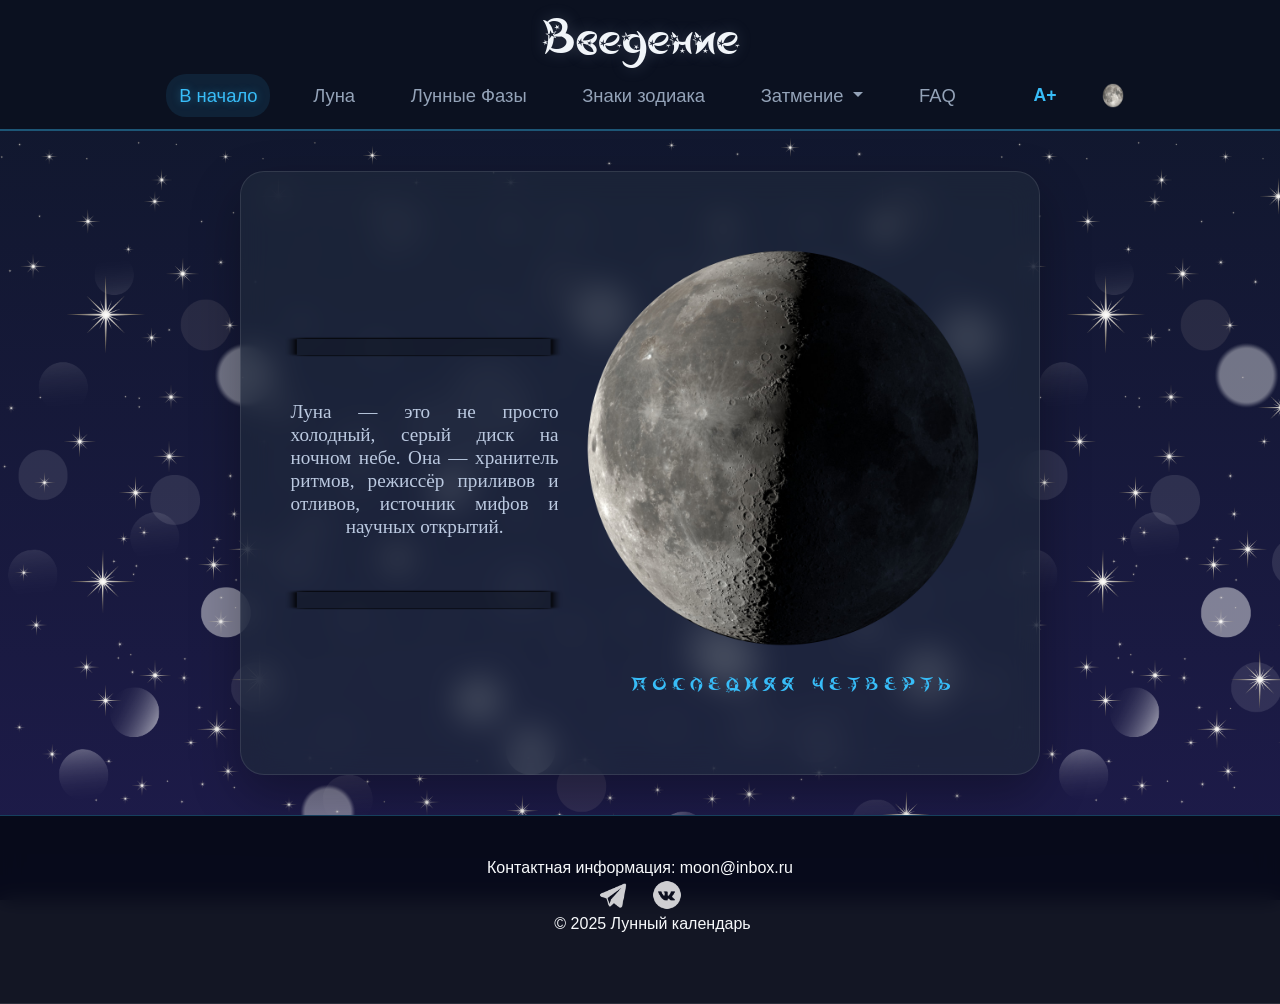
<file: index.html>
<!DOCTYPE html>
<html lang="ru">

<head>
  <meta charset="UTF-8" />
  <title>Влияние луны</title>
  <meta name="description" content="Влияние луны" />
  <meta name="keywords" content="фаза, луна, лунные фазы" />
  <meta name="viewport"
    content="width=device-width, initial-scale=1.0, minimum-scale=0.5, maximum-scale=2.0 user-scalable=yes">
  <link rel="stylesheet" href="bootstrap/css/bootstrap.min.css">
  <link rel="stylesheet" href="css/style.css" />
  <link rel="stylesheet" href="css/mobile.css" media="screen and (max-width: 600px) and (orientation: portrait)" />
  <link rel="stylesheet" href="css/mobileLand.css"
    media="screen and (max-width: 1000px) and (orientation: landscape)" />
  <link rel="stylesheet" href="css/tablet.css" media="screen and (min-width: 601px) and (max-width: 950px) " />
  <link rel="stylesheet" href="css/laptop.css" media="screen and (min-width: 951px) and (max-width: 1400px)" />
  <link rel="stylesheet" href="css/large.css" media="screen and (min-width: 1600px)" />
  <link rel="shortcut icon" href="pages/favicon.ico" />
</head>

<body>
  <nav class="navbar navbar-expand-lg navbar-dark sticky-top">
    <div class="container">
      <h1>Введение</h1>
      <button class="navbar-toggler" type="button" data-bs-toggle="collapse" data-bs-target="#navbarNav">
        <span class="navbar-toggler-icon"></span>
      </button>

      <div class="collapse navbar-collapse" id="navbarNav">
        <ul class="navbar-nav ms-auto align-items-center">
          <li class="nav-item"><a class="nav-link active" href="pages/index.html">В начало</a></li>
          <li class="nav-item"><a class="nav-link" href="pages/page1.html">Луна</a></li>
          <li class="nav-item"><a class="nav-link" href="pages/page2.html">Лунные Фазы</a></li>
          <li class="nav-item"><a class="nav-link" href="pages/page3.html">Знаки зодиака</a></li>
          <li class="nav-item dropdown">
            <a class="nav-link dropdown-toggle" href="#" id="eclipseDrop" role="button"
              data-bs-toggle="dropdown">
              Затмение
            </a>
            <ul class="dropdown-menu">
              <li><a class="dropdown-item" href="pages/page4.html">Лунное
                  затмение</a></li>
              <li><a class="dropdown-item" href="pages/page5.html">Солнечное
                  затмение</a></li>
            </ul>
          </li>

          <li class="nav-item"><a class="nav-link" href="pages/page6.html">FAQ</a></li>

          <div class="theme-controls">
            <button id="font-toggle" class="theme-btn" onclick="toggleAccessibility()">
              <span style="font-size: 1.1em; font-weight: bold; color: #38bdf8;">A+</span>
            </button>
            <button id="theme-toggle" class="theme-btn">
              <img id="theme-icon" src="media/полнолуние.png" alt="Тема" style="width:22px;">
            </button>
          </div>
        </ul>
      </div>
    </div>
  </nav>

  <div class="mainContainer column">
    <main>
      <div class="rowColumns">
        <aside class="sidebarLeft column">
          <img class="g" src="media/button.png" alt="подробнее" />
          <h6>Луна — это не просто холодный, серый диск на ночном небе.
            Она — хранитель ритмов, режиссёр приливов и отливов,
            источник мифов и научных открытий.</h6>
          <img class="g" src="media/button.png" alt="подробнее" />
        </aside>

        <aside class="sidebarRight column">
          <div class="current-moon-block">
            <img id="moonPhaseImg" src="media/полнолуние.png" alt="Луна">
            <h3 id="moonPhaseName">Загрузка фазы...</h3>
          </div>
        </aside>
      </div>
    </main>
  </div>
  <footer id="footer">
    <div class="footer-text">
      Контактная информация: moon@inbox.ru
    </div>
    <div class="footer-text">
      <a href="https://t.me/sayonaraf"><img src="media/tg.png" alt="Telegram"></a>
      <a href="https://vk.com/sayonaraf"><img src="media/vk.png" alt="VK"></a>
    </div>
    <p class="footer-text">&copy; 2025 Лунный календарь</p>
  </footer>
  <script src="js/main.js"></script>
  <script src="bootstrap/js/bootstrap.bundle.min.js"></script>
  <script src="js/moon.js"></script>
  <script src="js/theme.js"></script>
</body>

</html>
</file>
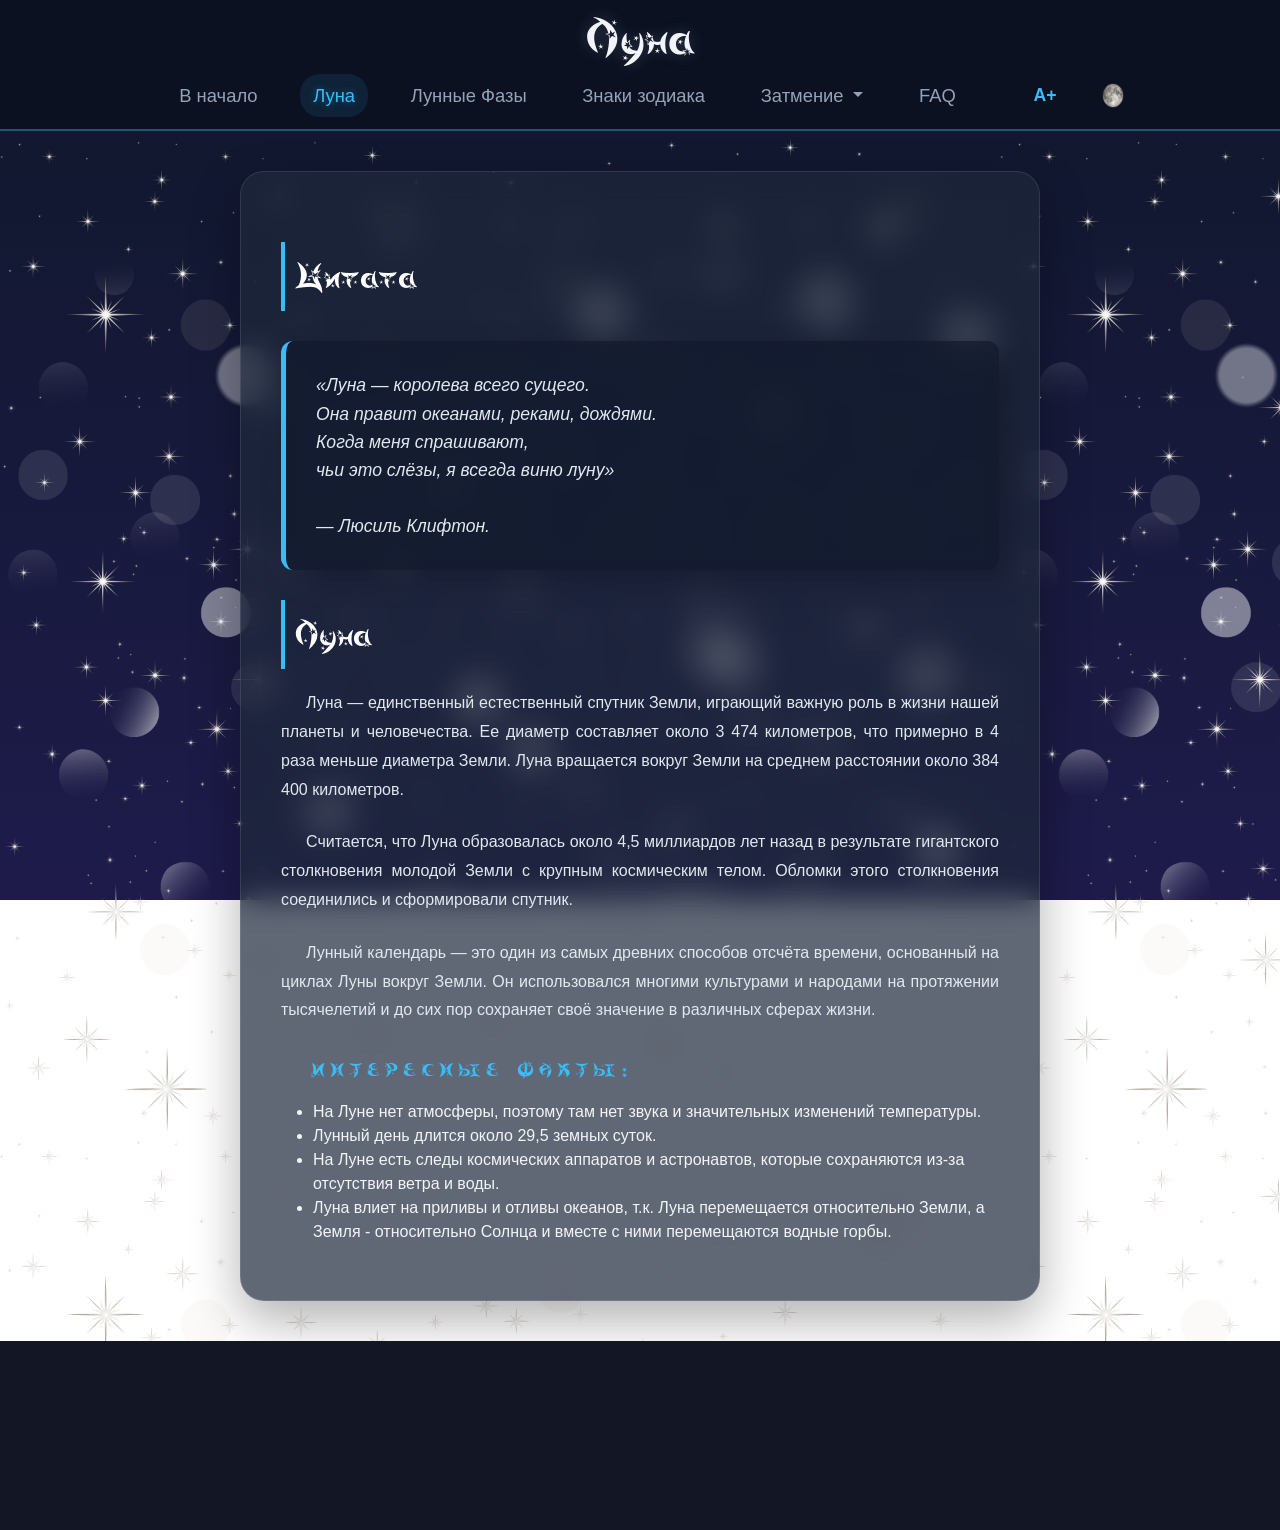
<file: pages/page1.html>
<!DOCTYPE html>
<html lang="ru">

<head>
  <meta charset="UTF-8" />
  <meta name="viewport" content="width=device-width, initial-scale=1.0">
  <meta name="description" content="Лунный календарь - фазы и влияние" />
  <link rel="stylesheet" href="../bootstrap/css/bootstrap.min.css">
  <link rel="stylesheet" href="../css/style.css" />
  <link rel="stylesheet" href="../css/mobile.css" media="screen and (max-width: 600px) and (orientation: portrait)" />
  <link rel="stylesheet" href="../css/mobileLand.css"
    media="screen and (max-width: 1000px) and (orientation: landscape)" />
  <link rel="stylesheet" href="../css/tablet.css" media="screen and (min-width: 601px) and (max-width: 950px)" />
  <link rel="stylesheet" href="../css/laptop.css" media="screen and (min-width: 951px) and (max-width: 1400px)" />
  <link rel="stylesheet" href="../css/large.css" media="screen and (min-width: 1600px)" />
  <link rel="shortcut icon" href="favicon.ico" />
  <title>Лунный календарь</title>
</head>

<body>
  <nav class="navbar navbar-expand-lg navbar-dark sticky-top">
    <div class="container">
      <h1>Луна</h1>
      <button class="navbar-toggler" type="button" data-bs-toggle="collapse" data-bs-target="#navbarNav">
        <span class="navbar-toggler-icon"></span>
      </button>

      <div class="collapse navbar-collapse" id="navbarNav">
        <ul class="navbar-nav ms-auto align-items-center">
          <li class="nav-item"><a class="nav-link" href="../index.html">В начало</a></li>
          <li class="nav-item"><a class="nav-link active" href="page1.html">Луна</a></li>
          <li class="nav-item"><a class="nav-link" href="page2.html">Лунные Фазы</a></li>
          <li class="nav-item"><a class="nav-link" href="page3.html">Знаки зодиака</a></li>
          <li class="nav-item dropdown">
            <a class="nav-link dropdown-toggle" href="#" id="eclipseDrop" role="button"
              data-bs-toggle="dropdown">
              Затмение
            </a>
            <ul class="dropdown-menu">
              <li><a class="dropdown-item" href="page4.html">Лунное
                  затмение</a></li>
              <li><a class="dropdown-item" href="page5.html">Солнечное
                  затмение</a></li>
            </ul>
          </li>

          <li class="nav-item"><a class="nav-link" href="page6.html">FAQ</a></li>
          <div class="theme-controls">
            <button id="font-toggle" class="theme-btn" onclick="toggleAccessibility()">
              <span style="font-size: 1.1em; font-weight: bold; color: #38bdf8;">A+</span>
            </button>
            <button id="theme-toggle" class="theme-btn">
              <img id="theme-icon" src="../media/полнолуние.png" alt="Тема" style="width:22px;">
            </button>
          </div>
        </ul>
      </div>
    </div>
  </nav>


  <div class="mainContainer">
    <main>
      <h2>Цитата</h2>
      <cite>
        «Луна — королева всего сущего. <br />
        Она правит океанами, реками, дождями. <br />
        Когда меня спрашивают, <br />
        чьи это слёзы, я всегда виню луну» <br />
        <br />
        — Люсиль Клифтон.
      </cite>

      <h2>Луна</h2>
      <p>
        Луна — единственный естественный спутник Земли, играющий важную роль в
        жизни нашей планеты и человечества. Ее диаметр составляет около 3 474
        километров, что примерно в 4 раза меньше диаметра Земли. Луна
        вращается вокруг Земли на среднем расстоянии около 384 400 километров.
      </p>
      <p>
        Считается, что Луна образовалась около 4,5 миллиардов лет назад в
        результате гигантского столкновения молодой Земли с крупным
        космическим телом. Обломки этого столкновения соединились и
        сформировали спутник.
      </p>
      <p>
        Лунный календарь — это один из самых древних способов отсчёта времени,
        основанный на циклах Луны вокруг Земли. Он использовался многими
        культурами и народами на протяжении тысячелетий и до сих пор сохраняет
        своё значение в различных сферах жизни.
      </p>

      <h3>Интересные факты:</h3>
      <ul>
        <li>
          На Луне нет атмосферы, поэтому там нет звука и значительных
          изменений температуры.
        </li>
        <li>Лунный день длится около 29,5 земных суток.</li>
        <li>
          На Луне есть следы космических аппаратов и астронавтов, которые
          сохраняются из-за отсутствия ветра и воды.
        </li>
        <li>
          Луна влиет на приливы и отливы океанов, т.к. Луна перемещается относительно Земли,
          а Земля - относительно Солнца и вместе с ними перемещаются водные горбы.
        </li>
      </ul>
    </main>
  </div>
  <footer id="footer">
    <div class="footer-text">
      Контактная информация: moon@inbox.ru
    </div>
    <div class="footer-text">
      <a href="https://t.me/sayonaraf"><img src="../media/tg.png" alt="Telegram"></a>
      <a href="https://vk.com/sayonaraf"><img src="../media/vk.png" alt="VK"></a>
    </div>
    <p class="footer-text">&copy; 2025 Лунный календарь</p>
  </footer>
  <script src="../js/main.js"></script>
  <script src="../bootstrap/js/bootstrap.bundle.min.js"></script>
  <script src="../js/theme.js"></script>
</body>

</html>
</file>
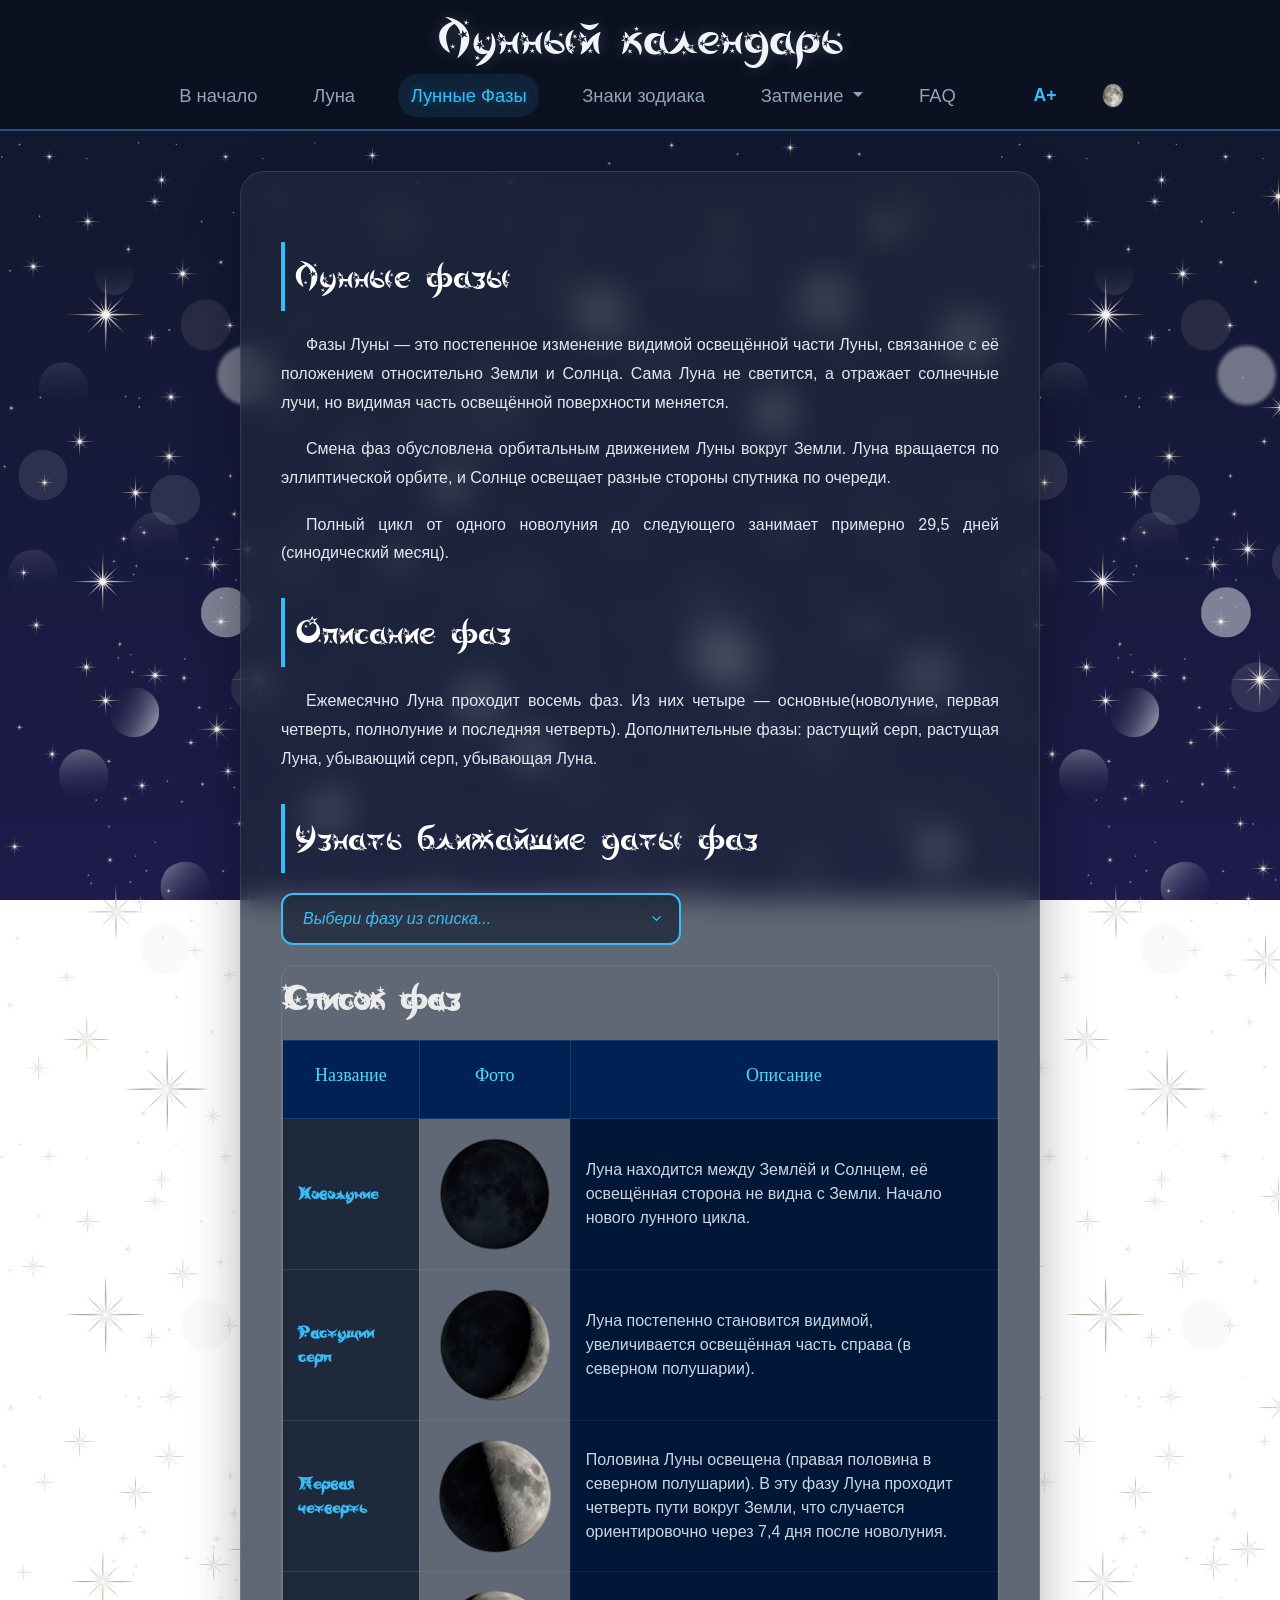
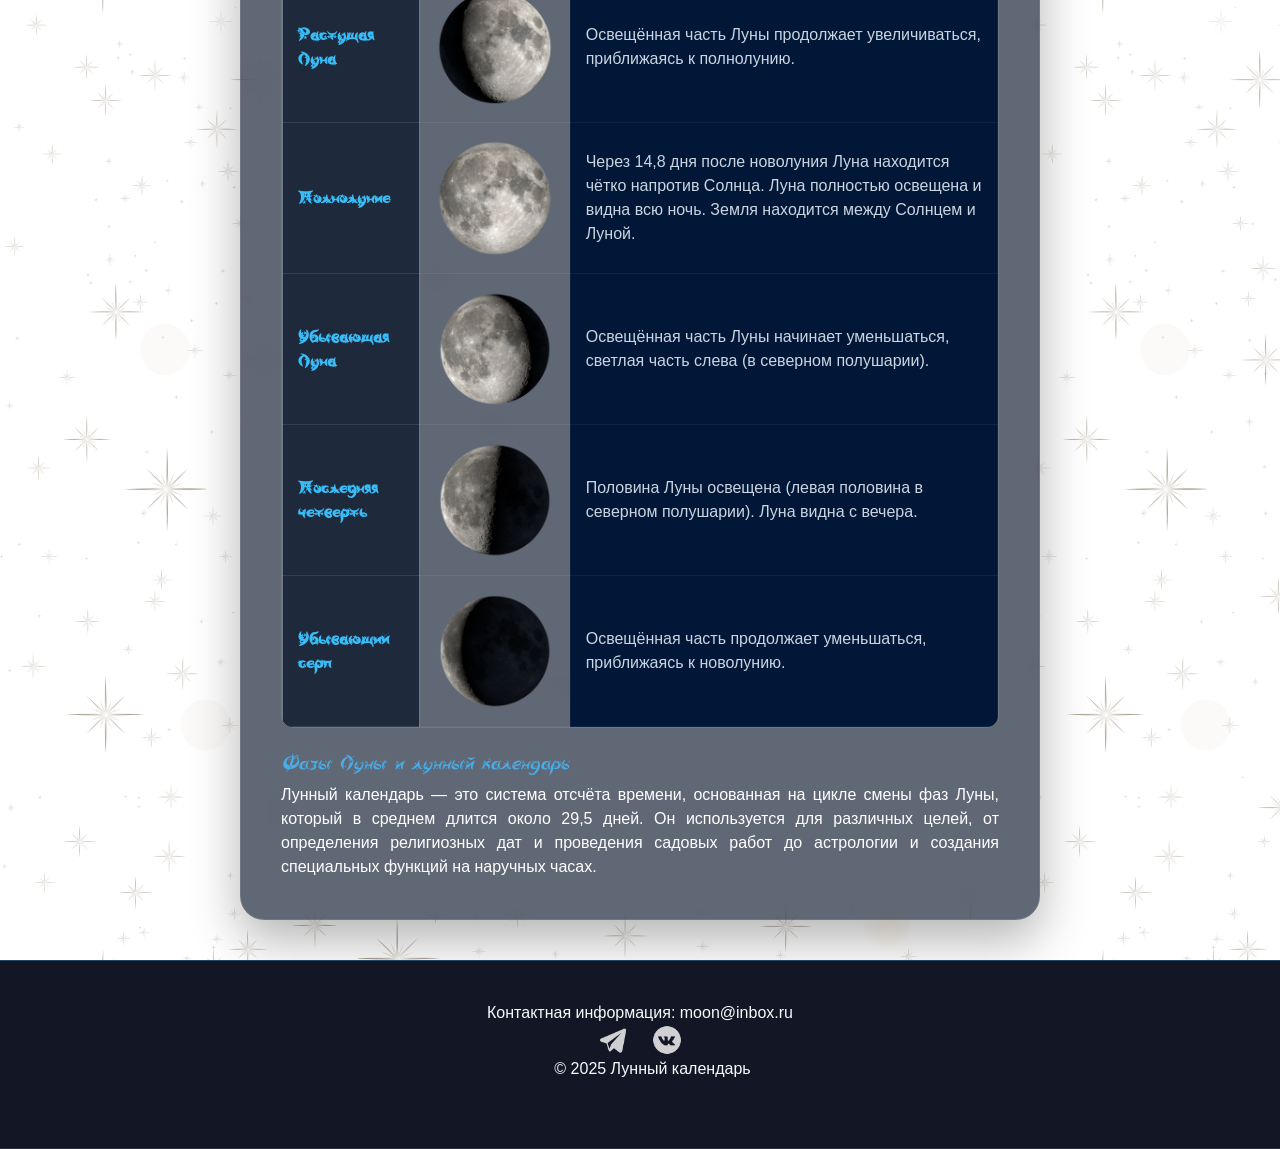
<file: pages/page2.html>
<!DOCTYPE html>
<html lang="ru">

<head>
  <meta charset="UTF-8" />
  <title>Лунные фазы</title>
  <meta name="description" content="Информация о лунных фазах" />
  <meta name="keywords" content="фаза, луна, лунные фазы, новолуние" />
  <meta name="viewport"
    content="width=device-width, initial-scale=1.0, minimum-scale=0.5, maximum-scale=2.0 user-scalable=yes">
  <link rel="stylesheet" href="../bootstrap/css/bootstrap.min.css">
  <link rel="stylesheet" href="../css/style.css" />
  <link rel="stylesheet" href="../css/mobile.css" media="screen and (max-width: 600px) and (orientation: portrait)" />
  <link rel="stylesheet" href="../css/mobileLand.css"
    media="screen and (max-width: 1000px) and (orientation: landscape)" />
  <link rel="stylesheet" href="../css/tablet.css" media="screen and (min-width: 601px) and (max-width: 950px) " />
  <link rel="stylesheet" href="../css/laptop.css" media="screen and (min-width: 951px) and (max-width: 1400px)" />
  <link rel="stylesheet" href="../css/large.css" media="screen and (min-width: 1600px)" />
  <link rel="shortcut icon" href="favicon.ico" />
</head>

<body>
  <nav class="navbar navbar-expand-lg navbar-dark sticky-top">
    <div class="container">
      <h1>Лунный календарь</h1>
      <button class="navbar-toggler" type="button" data-bs-toggle="collapse" data-bs-target="#navbarNav">
        <span class="navbar-toggler-icon"></span>
      </button>

      <div class="collapse navbar-collapse" id="navbarNav">
        <ul class="navbar-nav ms-auto align-items-center">
          <li class="nav-item"><a class="nav-link" href="../index.html">В начало</a></li>
          <li class="nav-item"><a class="nav-link" href="page1.html">Луна</a></li>
          <li class="nav-item"><a class="nav-link active" href="page2.html">Лунные Фазы</a></li>
          <li class="nav-item"><a class="nav-link" href="page3.html">Знаки зодиака</a></li>
          <li class="nav-item dropdown">
            <a class="nav-link dropdown-toggle" href="#" id="eclipseDrop" role="button"
              data-bs-toggle="dropdown">
              Затмение
            </a>
            <ul class="dropdown-menu">
              <li><a class="dropdown-item" href="page4.html">Лунное
                  затмение</a></li>
              <li><a class="dropdown-item" href="page5.html">Солнечное
                  затмение</a></li>
            </ul>
          </li>

          <li class="nav-item"><a class="nav-link" href="page6.html">FAQ</a></li>

          <div class="theme-controls">
            <button id="font-toggle" class="theme-btn" onclick="toggleAccessibility()">
              <span style="font-size: 1.1em; font-weight: bold; color: #38bdf8;">A+</span>
            </button>
            <button id="theme-toggle" class="theme-btn">
              <img id="theme-icon" src="../media/полнолуние.png" alt="Тема" style="width:22px;">
            </button>
          </div>
        </ul>
      </div>
    </div>
  </nav>

  <div class="mainContainer">
    <main tabindex="5">
      <section aria-label="Цитата">
        <cite hidden>
          О сколько нам открытий чудных<br />
          Готовят просвещенья дух<br />
          И опыт, сын ошибок трудных,<br />
          И гений, парадоксов друг,<br />
          И случай, бог изобретатель.<br /><br />
          А.С. Пушкин
        </cite>
      </section>

      <article aria-label="Статья о лунных фазах">
        <h2>Лунные фазы</h2>

        <p>
          Фазы Луны — это постепенное изменение видимой освещённой части Луны,
          связанное с её положением относительно Земли и Солнца. Сама Луна не
          светится, а отражает солнечные лучи, но видимая часть освещённой
          поверхности меняется.
        </p>

        <p>
          Смена фаз обусловлена орбитальным движением Луны вокруг Земли. Луна
          вращается по эллиптической орбите, и Солнце освещает разные стороны
          спутника по очереди.
        </p>

        <p>
          Полный цикл от одного новолуния до следующего занимает примерно 29,5
          дней (синодический месяц).
        </p>

        <h2>Описание фаз</h2>

        <p>
          Ежемесячно Луна проходит восемь фаз. Из них четыре —
          основные(новолуние, первая четверть, полнолуние и последняя
          четверть). Дополнительные фазы: растущий серп, растущая Луна,
          убывающий серп, убывающая Луна.
        </p>

        <section class="moon-finder">
          <h2>Узнать ближайшие даты фаз</h2>
          <div class="finder-controls">
            <select id="phaseSelect" class="styled-select">
              <option value="">Выбери фазу из списка...</option>
              <option value="Новолуние">Новолуние</option>
              <option value="Растущий серп">Растущий серп</option>
              <option value="Первая четверть">Первая четверть</option>
              <option value="Растущая луна">Растущая луна</option>
              <option value="Полнолуние">Полнолуние</option>
              <option value="Убывающая луна">Убывающая луна</option>
              <option value="Последняя четверть">Последняя четверть</option>
              <option value="Убывающий серп">Убывающий серп</option>
            </select>
          </div>

          <div id="phaseResults" class="phase-resuls-container">

          </div>
        </section>

        <div class="tableContainer">
          <table summary="Таблица с информацией о фазах луны">
            <caption>
              Список фаз
            </caption>

            <colgroup>
              <col class="name" scope="col" />
              <col class="degphoto" scope="col" />
              <col class="dur" scope="col" />
            </colgroup>

            <thead>
              <tr>
                <th scope="col" id="name">
                  <h5>Название</h5>
                </th>
                <th scope="col" id="degphoto">
                  <h5>Фото</h5>
                </th>
                <th scope="col" id="dur">
                  <h5>Описание</h5>
                </th>
              </tr>
            </thead>

            <tbody>
              <tr>
                <th headers="name" scope="row">Новолуние</th>
                <td headers="degphoto">
                  <img src="../media/новолуние.png" alt="Новолуние" height="120" width="120" />
                </td>
                <td headers="dur">
                  Луна находится между Землёй и Солнцем, её освещённая сторона
                  не видна с Земли. Начало нового лунного цикла.
                </td>
              </tr>

              <tr>
                <th headers="name" scope="row">Растущий серп</th>
                <td headers="degphoto">
                  <img src="../media/растущая_справа.png" alt="Растущая_справа" height="120" width="120" />
                </td>
                <td headers="dur">
                  Луна постепенно становится видимой, увеличивается освещённая
                  часть справа (в северном полушарии).
                </td>
              </tr>

              <tr>
                <th headers="name" scope="row">Первая четверть</th>
                <td headers="degphoto">
                  <img src="../media/первая четверть.png" alt="первая" height="120" width="120" />
                </td>
                <td headers="dur">
                  Половина Луны освещена (правая половина в северном полушарии).
                  В эту фазу Луна проходит четверть пути вокруг Земли, что
                  случается ориентировочно через 7,4 дня после новолуния.
                </td>
              </tr>

              <tr>
                <th headers="name" scope="row">Растущая Луна</th>
                <td headers="degphoto">
                  <img src="../media/растущаю_слева.png" alt="Прибывающая_слева" height="120" width="120" />
                </td>
                <td headers="dur">
                  Освещённая часть Луны продолжает увеличиваться, приближаясь к
                  полнолунию.
                </td>
              </tr>

              <tr>
                <th headers="name" scope="row">Полнолуние</th>
                <td headers="degphoto">
                  <img src="../media/полнолуние.png" alt="Полнолуние" height="120" width="120" />
                </td>
                <td headers="dur">
                  Через 14,8 дня после новолуния Луна находится чётко напротив
                  Солнца. Луна полностью освещена и видна всю ночь. Земля
                  находится между Солнцем и Луной.
                </td>
              </tr>

              <tr>
                <th headers="name" scope="row">Убывающая Луна</th>
                <td headers="degphoto">
                  <img src="../media/убывающая_справа.png" alt="убывающая_справа" height="120" width="120" />
                </td>
                <td headers="dur">
                  Освещённая часть Луны начинает уменьшаться, светлая часть
                  слева (в северном полушарии).
                </td>
              </tr>

              <tr>
                <th headers="name" scope="row">Последняя четверть</th>
                <td headers="degphoto">
                  <img src="../media/третья_четверть.png" alt="Последняя" height="120" width="120" />
                </td>
                <td headers="dur">
                  Половина Луны освещена (левая половина в северном полушарии).
                  Луна видна с вечера.
                </td>
              </tr>

              <tr>
                <th headers="name" scope="row">Убывающий серп</th>
                <td headers="degphoto">
                  <img src="../media/убывающий.png" alt="убывающая_слева" height="120" width="120" />
                </td>
                <td headers="dur">
                  Освещённая часть продолжает уменьшаться, приближаясь к
                  новолунию.
                </td>
              </tr>
            </tbody>
          </table>
        </div>
      </article>
      <h4>Фазы Луны и лунный календарь</h4>
      <aside aria-label="Дополнительная информация">
        Лунный календарь — это система отсчёта времени, основанная на цикле
        смены фаз Луны, который в среднем длится около 29,5 дней. Он
        используется для различных целей, от определения религиозных дат и
        проведения садовых работ до астрологии и создания специальных функций
        на наручных часах.
      </aside>
    </main>
  </div>
  <footer id="footer">
    <div class="footer-text">
      Контактная информация: moon@inbox.ru
    </div>
    <div class="footer-text">
      <a href="https://t.me/sayonaraf"><img src="../media/tg.png" alt="Telegram"></a>
      <a href="https://vk.com/sayonaraf"><img src="../media/vk.png" alt="VK"></a>
    </div>
    <p class="footer-text">&copy; 2025 Лунный календарь</p>
  </footer>
  <script src="../js/main.js"></script>
  <script src="../bootstrap/js/bootstrap.bundle.min.js"></script>
  <script src="../js/theme.js"></script>
  <script src="../js/moon-finder.js"></script>
</body>

</html>
</file>
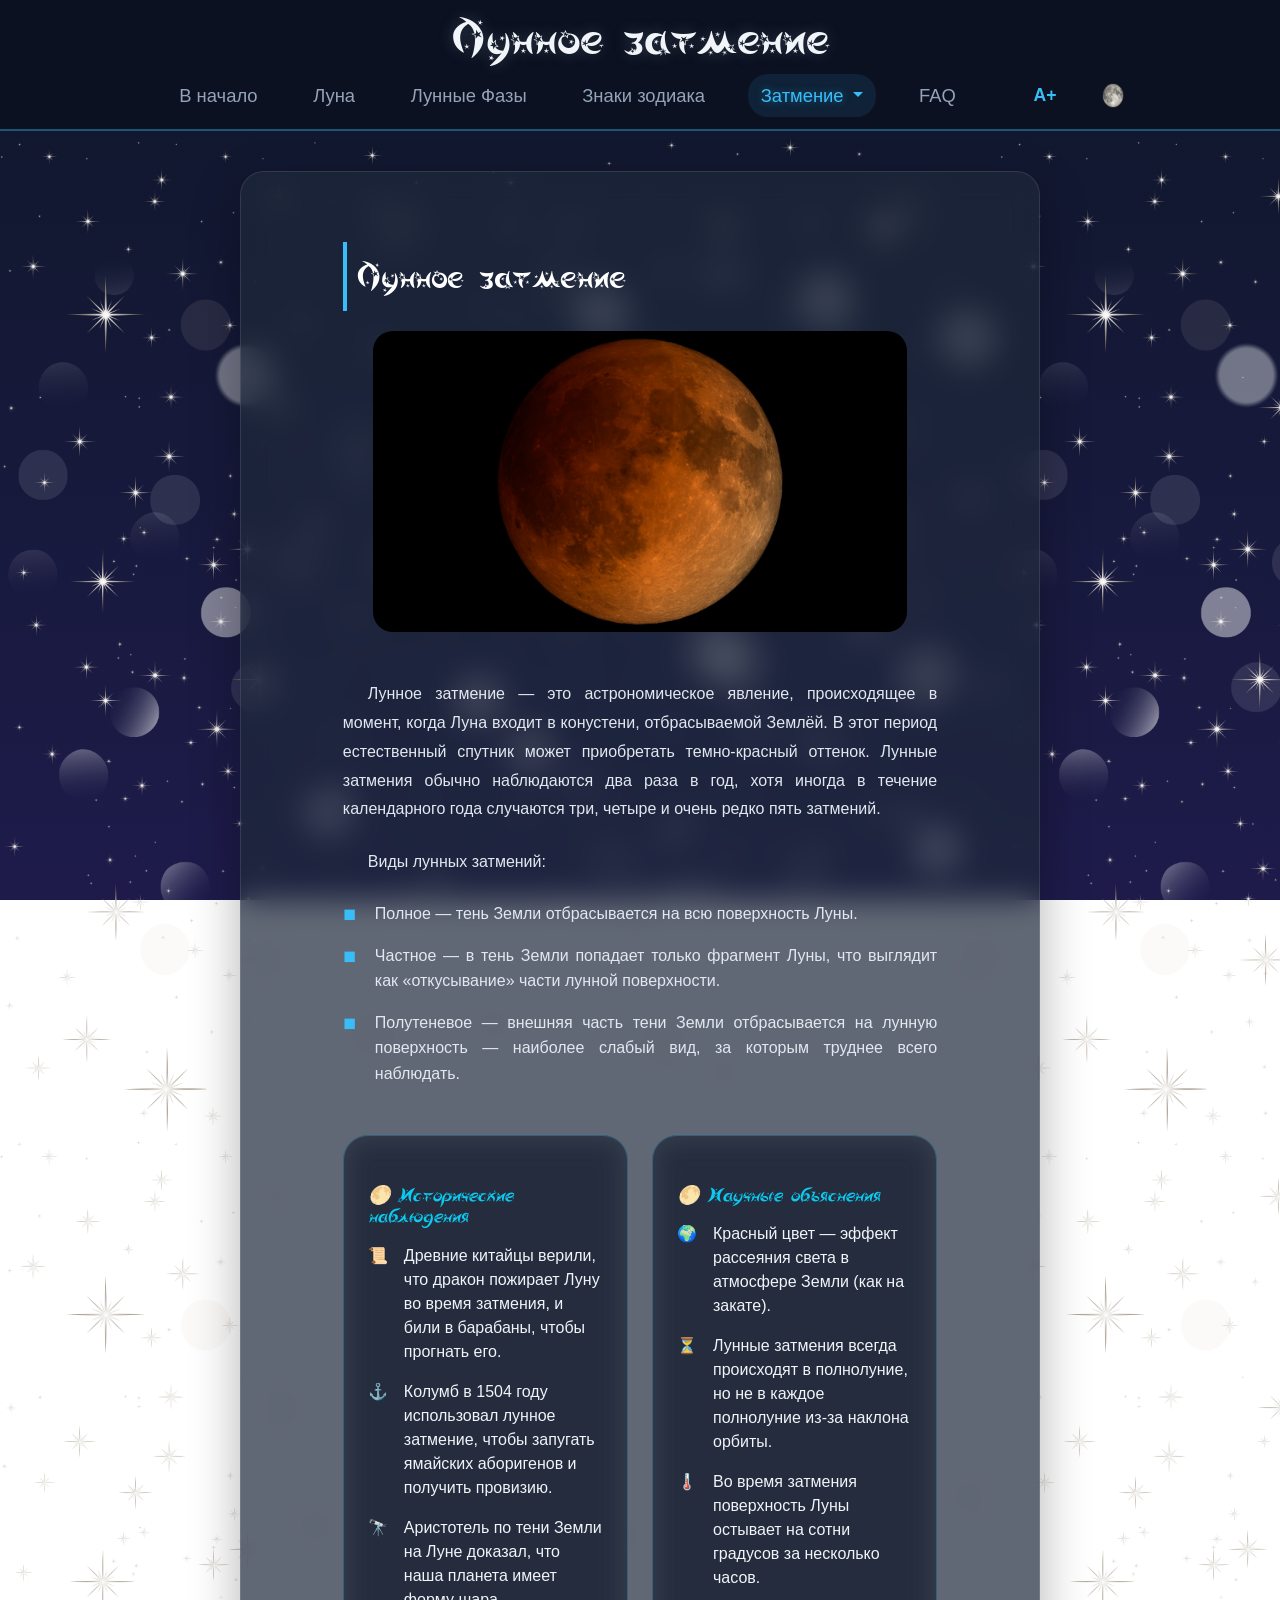
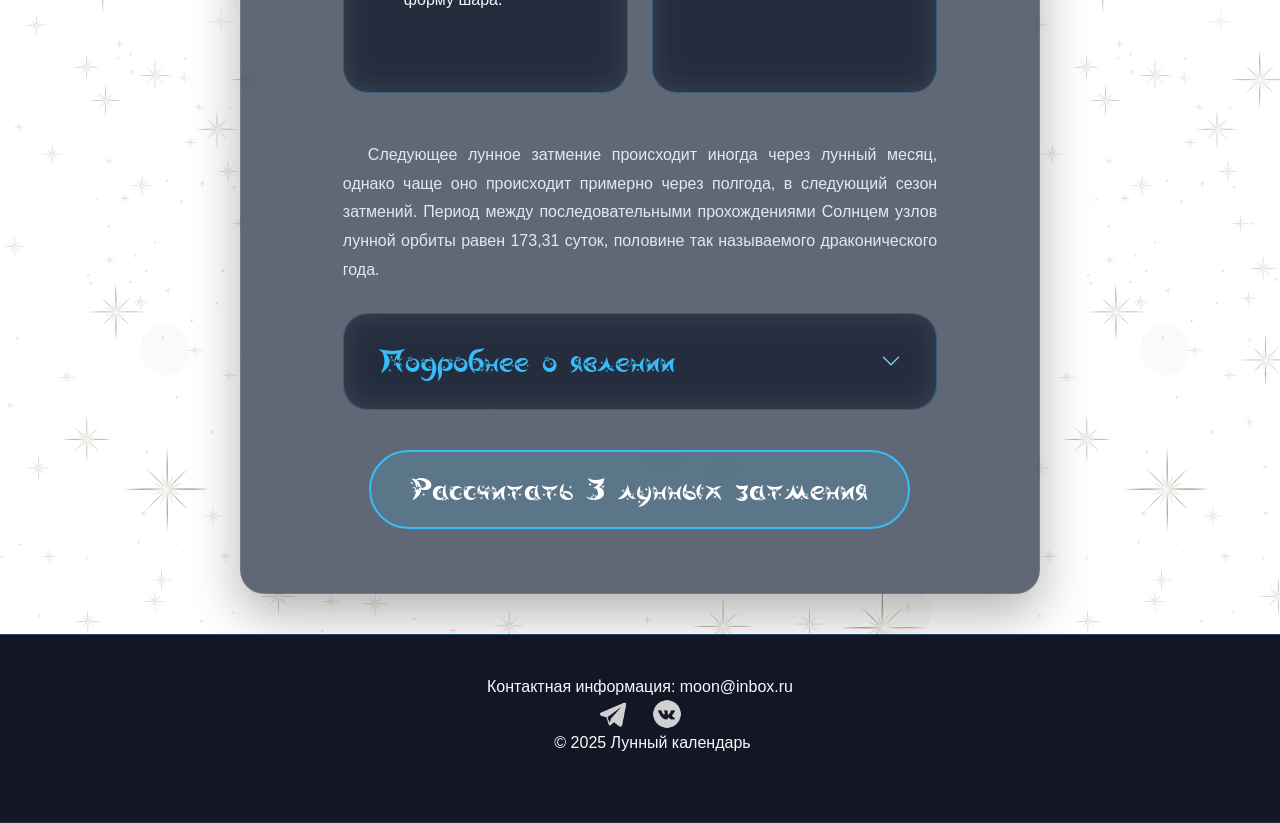
<file: pages/page4.html>
<!DOCTYPE html>
<html lang="ru">

<head>
    <meta charset="UTF-8" />
    <title>Лунное затмение</title>
    <meta name="description" content="FAQ" />
    <meta name="keywords" content="лунное затмение, луна, солнечное затмение" />
    <meta name="viewport"
        content="width=device-width, initial-scale=1.0, minimum-scale=0.5, maximum-scale=2.0 user-scalable=yes">

    <link rel="stylesheet" href="../bootstrap/css/bootstrap.min.css">
    <link rel="stylesheet" href="../css/style.css" />
    <link rel="stylesheet" href="../css/mobile.css" media="screen and (max-width: 600px) and (orientation: portrait)" />
    <link rel="stylesheet" href="../css/mobileLand.css"
        media="screen and (max-width: 1000px) and (orientation: landscape)" />
    <link rel="stylesheet" href="../css/tablet.css" media="screen and (min-width: 601px) and (max-width: 950px) " />
    <link rel="stylesheet" href="../css/laptop.css" media="screen and (min-width: 951px) and (max-width: 1400px)" />
    <link rel="stylesheet" href="../css/large.css" media="screen and (min-width: 1600px)" />
    <link rel="shortcut icon" href="favicon.ico" />
</head>

<body>
    <nav class="navbar navbar-expand-lg navbar-dark sticky-top">
        <div class="container">
            <h1>Лунное затмение</h1>
            <button class="navbar-toggler" type="button" data-bs-toggle="collapse" data-bs-target="#navbarNav">
                <span class="navbar-toggler-icon"></span>
            </button>

            <div class="collapse navbar-collapse" id="navbarNav">
                <ul class="navbar-nav ms-auto align-items-center">
                    <li class="nav-item"><a class="nav-link" href="../index.html">В начало</a></li>
                    <li class="nav-item"><a class="nav-link" href="page1.html">Луна</a></li>
                    <li class="nav-item"><a class="nav-link" href="page2.html">Лунные Фазы</a></li>
                    <li class="nav-item"><a class="nav-link" href="page3.html">Знаки зодиака</a></li>
                    <li class="nav-item dropdown">
                        <a class="nav-link dropdown-toggle active" href="#" id="eclipseDrop" role="button"
                            data-bs-toggle="dropdown">
                            Затмение
                        </a>
                        <ul class="dropdown-menu">
                            <li><a class="dropdown-item" href="page4.html">Лунное
                                    затмение</a></li>
                            <li><a class="dropdown-item" href="page5.html">Солнечное
                                    затмение</a></li>
                        </ul>
                    </li>

                    <li class="nav-item"><a class="nav-link" href="page6.html">FAQ</a></li>

                    <!-- Кнопки темы -->
                    <div class="theme-controls">
                        <button id="font-toggle" class="theme-btn" onclick="toggleAccessibility()">
                            <span style="font-size: 1.1em; font-weight: bold; color: #38bdf8;">A+</span>
                        </button>
                        <button id="theme-toggle" class="theme-btn">
                            <img id="theme-icon" src="../media/полнолуние.png" alt="Тема" style="width:22px;">
                        </button>
                    </div>
                </ul>
            </div>
        </div>
    </nav>

    <div class="mainContainer column">
        <main>
            <div class="row justify-content-center">
                <div class="col-lg-10">

                    <h2 class="text-left">Лунное затмение</h2>

                    <div id="eclipseCarousel" class="carousel slide carousel-fade carousel-eclipse mb-5"
                        data-bs-ride="carousel" data-bs-interval="100">
                        <div class="carousel-inner">
                            <!-- Пример структуры для 20 картинок -->
                            <div class="carousel-item active"><img src="../media/Каруссель_ЛунноеЗатмение/01.png"
                                    alt="Фаза 1"></div>
                            <div class="carousel-item"><img src="../media/Каруссель_ЛунноеЗатмение/03.png" alt="Фаза 3">
                            </div>
                            <div class="carousel-item"><img src="../media/Каруссель_ЛунноеЗатмение/04.png" alt="Фаза 4">
                            </div>
                            <div class="carousel-item"><img src="../media/Каруссель_ЛунноеЗатмение/05.png" alt="Фаза 5">
                            </div>
                            <div class="carousel-item"><img src="../media/Каруссель_ЛунноеЗатмение/06.png" alt="Фаза 6">
                            </div>
                            <div class="carousel-item"><img src="../media/Каруссель_ЛунноеЗатмение/07.png" alt="Фаза 7">
                            </div>
                            <div class="carousel-item"><img src="../media/Каруссель_ЛунноеЗатмение/08.png" alt="Фаза 8">
                            </div>
                            <div class="carousel-item"><img src="../media/Каруссель_ЛунноеЗатмение/09.png" alt="Фаза 9">
                            </div>
                            <div class="carousel-item"><img src="../media/Каруссель_ЛунноеЗатмение/10.png"
                                    alt="Фаза 10"></div>
                            <div class="carousel-item"><img src="../media/Каруссель_ЛунноеЗатмение/11.png"
                                    alt="Фаза 11"></div>
                            <div class="carousel-item"><img src="../media/Каруссель_ЛунноеЗатмение/12.png"
                                    alt="Фаза 12"></div>
                            <div class="carousel-item"><img src="../media/Каруссель_ЛунноеЗатмение/13.png"
                                    alt="Фаза 13"></div>
                            <div class="carousel-item"><img src="../media/Каруссель_ЛунноеЗатмение/14.png"
                                    alt="Фаза 14"></div>
                            <div class="carousel-item"><img src="../media/Каруссель_ЛунноеЗатмение/15.png"
                                    alt="Фаза 15"></div>
                            <div class="carousel-item"><img src="../media/Каруссель_ЛунноеЗатмение/16.png"
                                    alt="Фаза 16"></div>
                            <div class="carousel-item"><img src="../media/Каруссель_ЛунноеЗатмение/17.png"
                                    alt="Фаза 17"></div>
                            <div class="carousel-item"><img src="../media/Каруссель_ЛунноеЗатмение/18.png"
                                    alt="Фаза 18"></div>
                            <div class="carousel-item"><img src="../media/Каруссель_ЛунноеЗатмение/19.png"
                                    alt="Фаза 19"></div>
                            <div class="carousel-item"><img src="../media/Каруссель_ЛунноеЗатмение/20.png"
                                    alt="Фаза 20"></div>
                            <div class="carousel-item"><img src="../media/Каруссель_ЛунноеЗатмение/21.png"
                                    alt="Фаза 21"></div>
                            <div class="carousel-item"><img src="../media/Каруссель_ЛунноеЗатмение/22.png"
                                    alt="Фаза 22"></div>
                            <div class="carousel-item"><img src="../media/Каруссель_ЛунноеЗатмение/23.png"
                                    alt="Фаза 23"></div>
                            <div class="carousel-item"><img src="../media/Каруссель_ЛунноеЗатмение/24.png"
                                    alt="Фаза 24"></div>
                            <div class="carousel-item"><img src="../media/Каруссель_ЛунноеЗатмение/25.png"
                                    alt="Фаза 25"></div>
                            <div class="carousel-item"><img src="../media/Каруссель_ЛунноеЗатмение/26.png"
                                    alt="Фаза 26"></div>
                            <div class="carousel-item"><img src="../media/Каруссель_ЛунноеЗатмение/27.png"
                                    alt="Фаза 27"></div>
                            <div class="carousel-item"><img src="../media/Каруссель_ЛунноеЗатмение/28.png"
                                    alt="Фаза 28"></div>
                            <div class="carousel-item"><img src="../media/Каруссель_ЛунноеЗатмение/29.png"
                                    alt="Фаза 29"></div>
                            <div class="carousel-item"><img src="../media/Каруссель_ЛунноеЗатмение/30.png"
                                    alt="Фаза 30"></div>
                            <div class="carousel-item"><img src="../media/Каруссель_ЛунноеЗатмение/31.png"
                                    alt="Фаза 31"></div>
                            <div class="carousel-item"><img src="../media/Каруссель_ЛунноеЗатмение/32.png"
                                    alt="Фаза 32"></div>
                            <div class="carousel-item"><img src="../media/Каруссель_ЛунноеЗатмение/33.png"
                                    alt="Фаза 33"></div>
                            <div class="carousel-item"><img src="../media/Каруссель_ЛунноеЗатмение/34.png"
                                    alt="Фаза 34"></div>
                            <div class="carousel-item"><img src="../media/Каруссель_ЛунноеЗатмение/35.png"
                                    alt="Фаза 35"></div>
                            <div class="carousel-item"><img src="../media/Каруссель_ЛунноеЗатмение/36.png"
                                    alt="Фаза 36"></div>
                            <div class="carousel-item"><img src="../media/Каруссель_ЛунноеЗатмение/37.png"
                                    alt="Фаза 37"></div>
                            <div class="carousel-item"><img src="../media/Каруссель_ЛунноеЗатмение/38.png"
                                    alt="Фаза 38"></div>
                            <div class="carousel-item"><img src="../media/Каруссель_ЛунноеЗатмение/39.png"
                                    alt="Фаза 39"></div>
                            <div class="carousel-item"><img src="../media/Каруссель_ЛунноеЗатмение/40.png"
                                    alt="Фаза 40"></div>
                            <div class="carousel-item"><img src="../media/Каруссель_ЛунноеЗатмение/41.png"
                                    alt="Фаза 41"></div>
                            <div class="carousel-item"><img src="../media/Каруссель_ЛунноеЗатмение/42.png"
                                    alt="Фаза 42"></div>
                            <div class="carousel-item"><img src="../media/Каруссель_ЛунноеЗатмение/43.png"
                                    alt="Фаза 43"></div>
                            <div class="carousel-item"><img src="../media/Каруссель_ЛунноеЗатмение/44.png"
                                    alt="Фаза 44"></div>
                        </div>
                    </div>

                    <p class="text-left">
                        Лунное затмение — это астрономическое явление, происходящее в момент, когда Луна входит в
                        конустени, отбрасываемой Землёй. В этот период естественный спутник может приобретать
                        темно-красный оттенок. Лунные затмения обычно наблюдаются два раза в год, хотя иногда в течение
                        календарного года случаются три, четыре и очень редко пять затмений.
                    </p>

                    <p class="text-left">
                        Виды лунных затмений:
                    </p>
                    <ul class="eclipse-types-list">
                        <li>Полное — тень Земли отбрасывается на всю поверхность Луны.
                        </li>
                        <li>
                            Частное — в тень Земли попадает только фрагмент Луны, что выглядит как «откусывание» части
                            лунной поверхности.
                        </li>
                        <li>Полутеневое — внешняя часть тени Земли отбрасывается на лунную поверхность — наиболее слабый
                            вид, за которым труднее всего наблюдать.
                        </li>
                    </ul>

                    <div class="row g-4 my-2">
                        <div class="col-md-6">
                            <div class="glass-element p-4 h-100">
                                <h4 class="text-info mb-3">🌕 Исторические наблюдения</h4>
                                <ul class="list-unstyled">
                                    <li class="mb-3 d-flex">
                                        <span class="me-3 text-info">📜</span>
                                        <span>Древние китайцы верили, что дракон пожирает Луну во время затмения, и били
                                            в барабаны, чтобы прогнать его.</span>
                                    </li>
                                    <li class="mb-3 d-flex">
                                        <span class="me-3 text-info">⚓</span>
                                        <span>Колумб в 1504 году использовал лунное затмение, чтобы запугать ямайских
                                            аборигенов и получить провизию.</span>
                                    </li>
                                    <li class="mb-3 d-flex">
                                        <span class="me-3 text-info">🔭</span>
                                        <span>Аристотель по тени Земли на Луне доказал, что наша планета имеет форму
                                            шара.</span>
                                    </li>
                                </ul>
                            </div>
                        </div>
                        <div class="col-md-6">
                            <div class="glass-element p-4 h-100">
                                <h4 class="text-info mb-3">🌕 Научные объяснения</h4>
                                <ul class="list-unstyled">
                                    <li class="mb-3 d-flex">
                                        <span class="me-3 text-info">🌍</span>
                                        <span>Красный цвет — эффект рассеяния света в атмосфере Земли (как на
                                            закате).</span>
                                    </li>
                                    <li class="mb-3 d-flex">
                                        <span class="me-3 text-info">⏳</span>
                                        <span>Лунные затмения всегда происходят в полнолуние, но не в каждое полнолуние
                                            из-за наклона орбиты.</span>
                                    </li>
                                    <li class="mb-3 d-flex">
                                        <span class="me-3 text-info">🌡️</span>
                                        <span>Во время затмения поверхность Луны остывает на сотни градусов за несколько
                                            часов.</span>
                                    </li>
                                </ul>
                            </div>
                        </div>
                    </div>

                    <p class="text-left mt-5 mb-5">
                        Следующее лунное затмение происходит иногда через лунный месяц, однако чаще оно происходит
                        примерно через полгода, в следующий сезон затмений. Период между последовательными прохождениями
                        Солнцем
                        узлов лунной орбиты равен 173,31 суток, половине так называемого драконического года.
                    </p>

                    <div class="glass-element custom-eclipse-accordion">
                        <div class="accordion" id="eclipseDetails">
                            <div class="accordion-item">
                                <h7 class="accordion-header">
                                    <button class="accordion-button collapsed" type="button" data-bs-toggle="collapse"
                                        data-bs-target="#collapseInfo">
                                        Подробнее о явлении
                                    </button>
                                </h7>
                                <div id="collapseInfo" class="accordion-collapse collapse"
                                    data-bs-parent="#eclipseDetails">
                                    <div class="accordion-body">
                                        <p>Лунное затмение может наблюдаться на половине территории Земли (там, где на
                                            момент затмения Луна находится над горизонтом). Вид затенённой Луны с любой
                                            точки наблюдения практически одинаков.</p>
                                        <p>Почему это происходит? Земля освещается Солнцем и отбрасывает в пространство
                                            тень
                                            и полутень. Когда Луна проходит через эти зоны, мы видим затмение. Красный
                                            цвет
                                            обусловлен тем, что земная атмосфера наиболее прозрачна для лучей
                                            красно-оранжевой части спектра.</p>
                                        <p>В древние времена лунное затмение считалось предзнаменованием бедствий. Люди
                                            верили, что с его появлением могут начаться войны, эпидемии и голод. Жители
                                            различных уголков мира интерпретировали затмения как знак гнева богов или
                                            как начало великих перемен.</p>
                                    </div>
                                </div>
                            </div>
                        </div>
                    </div>

                    <div class="d-flex flex-column align-items-center gap-3 mb-4">
                        <button id="calcLunarBtn" class="btn zodiac-btn">
                            <h7>Рассчитать 3 лунных затмения</h7>
                        </button>
                    </div>


                    <div id="calcBox" class="d-none">
                        <div class="progress mb-4"
                            style="height: 12px; background: rgba(255,255,255,0.1); border-radius: 10px;">
                            <div id="progressBar"
                                class="progress-bar progress-bar-striped progress-bar-animated bg-info"
                                style="width: 0%"></div>
                        </div>

                        <div id="results" class="glass-element d-none results-container">
                            <h3 id="resultTitle" style="font-family: 'Moonlight'; color: #38bdf8; margin-bottom: 20px;">
                            </h3>
                            <ul id="resultsList" class="p-0"></ul>
                            <div class="text-center">
                                <button class="btn-hide" onclick="hideResults()">Скрыть расчеты</button>
                            </div>
                        </div>
                    </div>
                </div>
            </div>
        </main>
    </div>
    <footer id="footer">
        <div class="footer-text">
            Контактная информация: moon@inbox.ru
        </div>
        <div class="footer-text">
            <a href="https://t.me/sayonaraf"><img src="../media/tg.png" alt="Telegram"></a>
            <a href="https://vk.com/sayonaraf"><img src="../media/vk.png" alt="VK"></a>
        </div>
        <p class="footer-text">&copy; 2025 Лунный календарь</p>
    </footer>

    <script src="../js/main.js"></script>
    <script src="../bootstrap/js/bootstrap.bundle.min.js"></script>
    <script src="../js/main.js"></script>
    <script src="../js/theme.js"></script>
    <script src="../js/eclipse.js"></script>
</body>

</html>
</file>
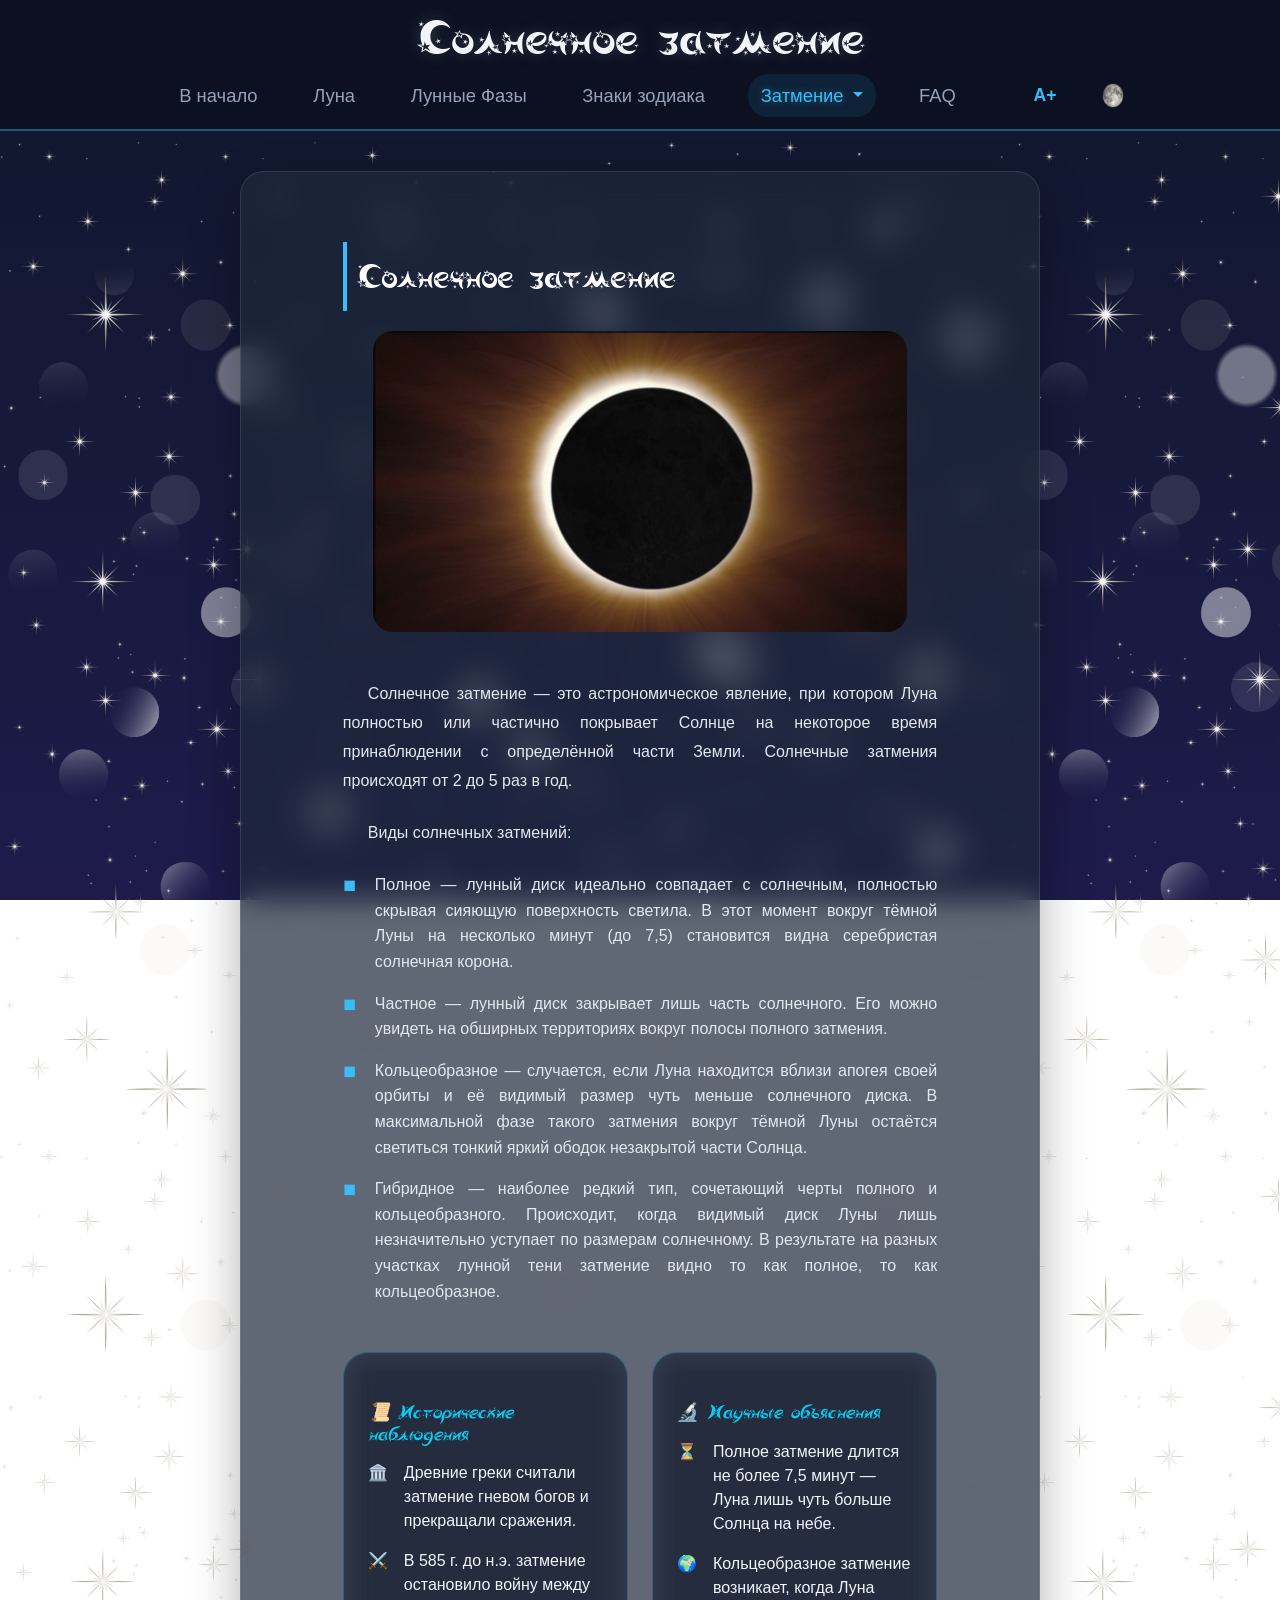
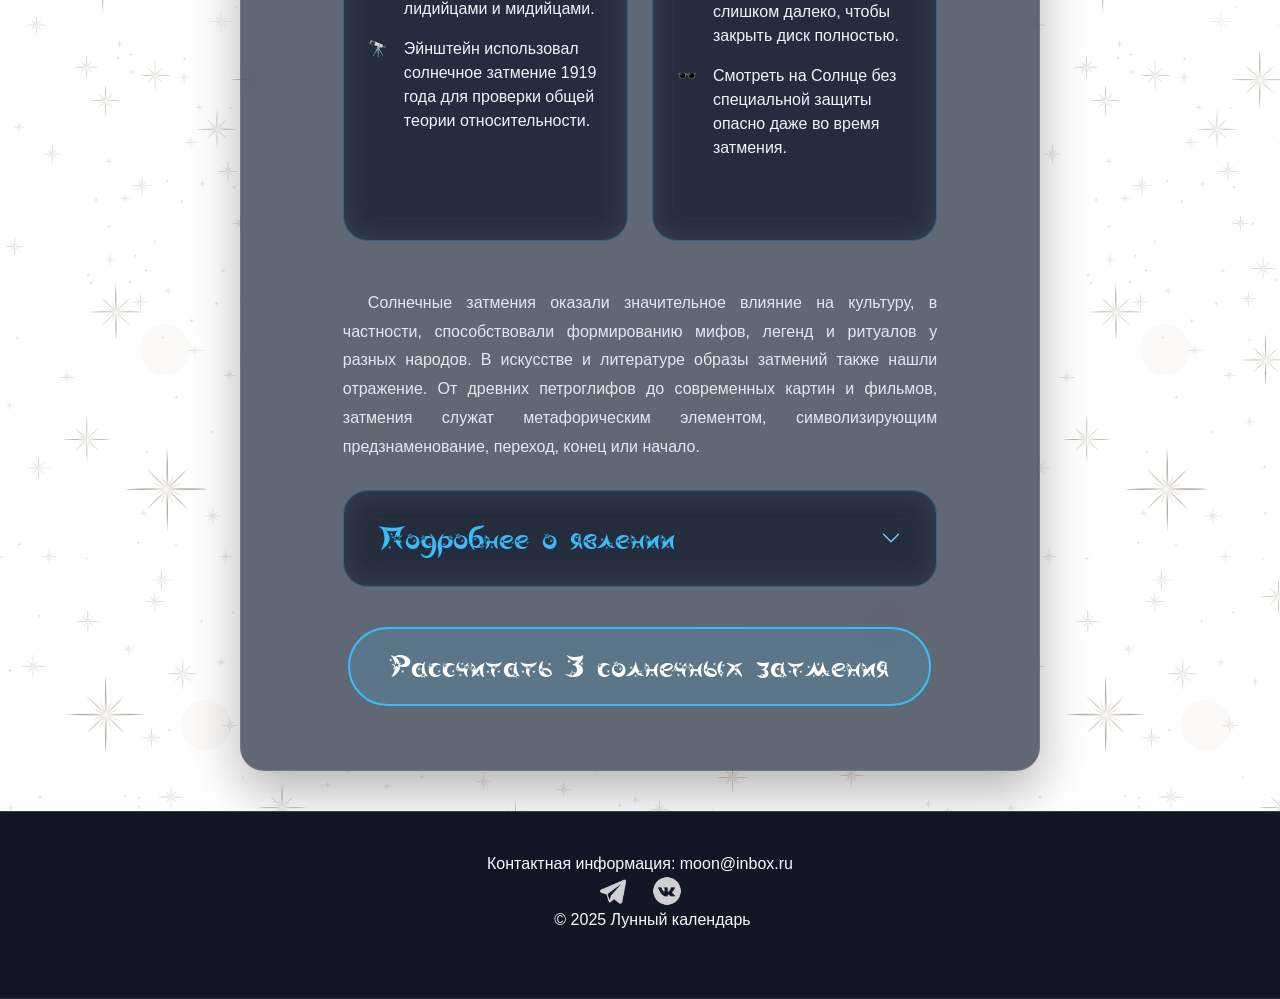
<file: pages/page5.html>
<!DOCTYPE html>
<html lang="ru">

<head>
    <meta charset="UTF-8" />
    <title>Солнечное затмение</title>
    <meta name="description" content="FAQ" />
    <meta name="keywords" content="лунное затмение, луна, солнечное затмение" />
    <meta name="viewport"
        content="width=device-width, initial-scale=1.0, minimum-scale=0.5, maximum-scale=2.0 user-scalable=yes">

    <link rel="stylesheet" href="../bootstrap/css/bootstrap.min.css">
    <link rel="stylesheet" href="../css/style.css" />
    <link rel="stylesheet" href="../css/mobile.css" media="screen and (max-width: 600px) and (orientation: portrait)" />
    <link rel="stylesheet" href="../css/mobileLand.css"
        media="screen and (max-width: 1000px) and (orientation: landscape)" />
    <link rel="stylesheet" href="../css/tablet.css" media="screen and (min-width: 601px) and (max-width: 950px) " />
    <link rel="stylesheet" href="../css/laptop.css" media="screen and (min-width: 951px) and (max-width: 1400px)" />
    <link rel="stylesheet" href="../css/large.css" media="screen and (min-width: 1600px)" />
    <link rel="shortcut icon" href="favicon.ico" />
</head>

<body>
    <nav class="navbar navbar-expand-lg navbar-dark sticky-top">
        <div class="container">
            <h1>Солнечное затмение</h1>
            <button class="navbar-toggler" type="button" data-bs-toggle="collapse" data-bs-target="#navbarNav">
                <span class="navbar-toggler-icon"></span>
            </button>

            <div class="collapse navbar-collapse" id="navbarNav">
                <ul class="navbar-nav ms-auto align-items-center">
                    <li class="nav-item"><a class="nav-link" href="../index.html">В начало</a></li>
                    <li class="nav-item"><a class="nav-link" href="page1.html">Луна</a></li>
                    <li class="nav-item"><a class="nav-link" href="page2.html">Лунные Фазы</a></li>
                    <li class="nav-item"><a class="nav-link" href="page3.html">Знаки зодиака</a></li>
                    <li class="nav-item dropdown">
                        <a class="nav-link dropdown-toggle active" href="#" id="eclipseDrop" role="button"
                            data-bs-toggle="dropdown">
                            Затмение
                        </a>
                        <ul class="dropdown-menu">
                            <li><a class="dropdown-item" href="page4.html">Лунное
                                    затмение</a></li>
                            <li><a class="dropdown-item" href="page5.html">Солнечное
                                    затмение</a></li>
                        </ul>
                    </li>

                    <li class="nav-item"><a class="nav-link" href="page6.html">FAQ</a></li>

                    <div class="theme-controls">
                        <button id="font-toggle" class="theme-btn" onclick="toggleAccessibility()">
                            <span style="font-size: 1.1em; font-weight: bold; color: #38bdf8;">A+</span>
                        </button>
                        <button id="theme-toggle" class="theme-btn">
                            <img id="theme-icon" src="../media/полнолуние.png" alt="Тема" style="width:22px;">
                        </button>
                    </div>
                </ul>
            </div>
        </div>
    </nav>

    <div class="mainContainer column">
        <main>
            <div class="row justify-content-center">
                <div class="col-lg-10">

                    <h2 class="text-left">Солнечное затмение</h2>

                    <div id="eclipseCarousel" class="carousel slide carousel-fade carousel-eclipse mb-5"
                        data-bs-ride="carousel" data-bs-interval="100">
                        <div class="carousel-inner">
                            <div class="carousel-item active"><img src="../media/Каруссель_СолнечноеЗатмени/01.png"
                                    alt="Фаза 1"></div>
                            <div class="carousel-item"><img src="../media/Каруссель_СолнечноеЗатмени/03.png"
                                    alt="Фаза 3">
                            </div>
                            <div class="carousel-item"><img src="../media/Каруссель_СолнечноеЗатмени/04.png"
                                    alt="Фаза 4">
                            </div>
                            <div class="carousel-item"><img src="../media/Каруссель_СолнечноеЗатмени/05.png"
                                    alt="Фаза 5">
                            </div>
                            <div class="carousel-item"><img src="../media/Каруссель_СолнечноеЗатмени/06.png"
                                    alt="Фаза 6">
                            </div>
                            <div class="carousel-item"><img src="../media/Каруссель_СолнечноеЗатмени/07.png"
                                    alt="Фаза 7">
                            </div>
                            <div class="carousel-item"><img src="../media/Каруссель_СолнечноеЗатмени/08.png"
                                    alt="Фаза 8">
                            </div>
                            <div class="carousel-item"><img src="../media/Каруссель_СолнечноеЗатмени/09.png"
                                    alt="Фаза 9">
                            </div>
                            <div class="carousel-item"><img src="../media/Каруссель_СолнечноеЗатмени/10.png"
                                    alt="Фаза 10"></div>
                            <div class="carousel-item"><img src="../media/Каруссель_СолнечноеЗатмени/11.png"
                                    alt="Фаза 11"></div>
                            <div class="carousel-item"><img src="../media/Каруссель_СолнечноеЗатмени/12.png"
                                    alt="Фаза 12"></div>
                            <div class="carousel-item"><img src="../media/Каруссель_СолнечноеЗатмени/13.png"
                                    alt="Фаза 13"></div>
                            <div class="carousel-item"><img src="../media/Каруссель_СолнечноеЗатмени/14.png"
                                    alt="Фаза 14"></div>
                            <div class="carousel-item"><img src="../media/Каруссель_СолнечноеЗатмени/15.png"
                                    alt="Фаза 15"></div>
                            <div class="carousel-item"><img src="../media/Каруссель_СолнечноеЗатмени/16.png"
                                    alt="Фаза 16"></div>
                            <div class="carousel-item"><img src="../media/Каруссель_СолнечноеЗатмени/17.png"
                                    alt="Фаза 17"></div>
                            <div class="carousel-item"><img src="../media/Каруссель_СолнечноеЗатмени/18.png"
                                    alt="Фаза 18"></div>
                            <div class="carousel-item"><img src="../media/Каруссель_СолнечноеЗатмени/19.png"
                                    alt="Фаза 19"></div>
                            <div class="carousel-item"><img src="../media/Каруссель_СолнечноеЗатмени/20.png"
                                    alt="Фаза 20"></div>
                            <div class="carousel-item"><img src="../media/Каруссель_СолнечноеЗатмени/21.png"
                                    alt="Фаза 21"></div>
                            <div class="carousel-item"><img src="../media/Каруссель_СолнечноеЗатмени/22.png"
                                    alt="Фаза 22"></div>
                            <div class="carousel-item"><img src="../media/Каруссель_СолнечноеЗатмени/23.png"
                                    alt="Фаза 23"></div>
                            <div class="carousel-item"><img src="../media/Каруссель_СолнечноеЗатмени/24.png"
                                    alt="Фаза 24"></div>
                            <div class="carousel-item"><img src="../media/Каруссель_СолнечноеЗатмени/25.png"
                                    alt="Фаза 25"></div>
                            <div class="carousel-item"><img src="../media/Каруссель_СолнечноеЗатмени/26.png"
                                    alt="Фаза 26"></div>
                            <div class="carousel-item"><img src="../media/Каруссель_СолнечноеЗатмени/27.png"
                                    alt="Фаза 27"></div>
                            <div class="carousel-item"><img src="../media/Каруссель_СолнечноеЗатмени/28.png"
                                    alt="Фаза 28"></div>
                            <div class="carousel-item"><img src="../media/Каруссель_СолнечноеЗатмени/29.png"
                                    alt="Фаза 29"></div>
                            <div class="carousel-item"><img src="../media/Каруссель_СолнечноеЗатмени/30.png"
                                    alt="Фаза 30"></div>
                            <div class="carousel-item"><img src="../media/Каруссель_СолнечноеЗатмени/31.png"
                                    alt="Фаза 31"></div>
                            <div class="carousel-item"><img src="../media/Каруссель_СолнечноеЗатмени/32.png"
                                    alt="Фаза 32"></div>
                            <div class="carousel-item"><img src="../media/Каруссель_СолнечноеЗатмени/33.png"
                                    alt="Фаза 33"></div>
                            <div class="carousel-item"><img src="../media/Каруссель_СолнечноеЗатмени/34.png"
                                    alt="Фаза 34"></div>
                            <div class="carousel-item"><img src="../media/Каруссель_СолнечноеЗатмени/35.png"
                                    alt="Фаза 35"></div>
                            <div class="carousel-item"><img src="../media/Каруссель_СолнечноеЗатмени/36.png"
                                    alt="Фаза 36"></div>
                            <div class="carousel-item"><img src="../media/Каруссель_СолнечноеЗатмени/37.png"
                                    alt="Фаза 37"></div>
                            <div class="carousel-item"><img src="../media/Каруссель_СолнечноеЗатмени/38.png"
                                    alt="Фаза 38"></div>
                        </div>
                    </div>

                    <p class="text-left">
                        Солнечное затмение — это астрономическое явление, при котором Луна полностью или частично
                        покрывает Солнце на некоторое время принаблюдении с определённой части Земли. Солнечные затмения
                        происходят от 2 до 5 раз в год.
                    </p>
                    <p class="text-left">
                        Виды солнечных затмений:
                    </p>
                    <ul class="eclipse-types-list">
                        <li>Полное — лунный диск идеально совпадает с солнечным, полностью скрывая сияющую поверхность
                            светила. В этот момент вокруг тёмной Луны на несколько минут (до 7,5) становится видна
                            серебристая солнечная корона.
                        </li>
                        <li>
                            Частное — лунный диск закрывает лишь часть солнечного. Его можно увидеть
                            на обширных территориях вокруг полосы полного затмения.
                        </li>
                        <li>Кольцеобразное — случается, если Луна находится вблизи апогея своей орбиты и её
                            видимый размер чуть меньше солнечного диска. В максимальной фазе такого затмения вокруг
                            тёмной Луны остаётся светиться тонкий яркий ободок незакрытой части Солнца.
                        </li>
                        <li>
                            Гибридное — наиболее редкий тип, сочетающий черты полного и кольцеобразного.
                            Происходит, когда видимый диск Луны лишь незначительно уступает по размерам солнечному.
                            В результате на разных участках лунной тени затмение видно то как полное, то как
                            кольцеобразное.
                        </li>
                    </ul>
                    
                    <div class="row g-4 my-2">
                        <div class="col-md-6">
                            <div class="glass-element p-4 h-100">
                                <h4 class="text-info mb-3">📜 Исторические наблюдения</h4>
                                <ul class="list-unstyled">
                                    <li class="mb-3 d-flex">
                                        <span class="me-3 text-info">🏛️</span>
                                        <span>Древние греки считали затмение гневом богов и прекращали сражения.</span>
                                    </li>
                                    <li class="mb-3 d-flex">
                                        <span class="me-3 text-info">⚔️</span>
                                        <span>В 585 г. до н.э. затмение остановило войну между лидийцами и
                                            мидийцами.</span>
                                    </li>
                                    <li class="mb-3 d-flex">
                                        <span class="me-3 text-info">🔭</span>
                                        <span>Эйнштейн использовал солнечное затмение 1919 года для проверки общей
                                            теории относительности.</span>
                                    </li>
                                </ul>
                            </div>
                        </div>
                        <div class="col-md-6">
                            <div class="glass-element p-4 h-100">
                                <h4 class="text-info mb-3">🔬 Научные объяснения</h4>
                                <ul class="list-unstyled">
                                    <li class="mb-3 d-flex">
                                        <span class="me-3 text-info">⏳</span>
                                        <span>Полное затмение длится не более 7,5 минут — Луна лишь чуть больше Солнца
                                            на небе.</span>
                                    </li>
                                    <li class="mb-3 d-flex">
                                        <span class="me-3 text-info">🌍</span>
                                        <span>Кольцеобразное затмение возникает, когда Луна слишком далеко, чтобы
                                            закрыть диск полностью.</span>
                                    </li>
                                    <li class="mb-3 d-flex">
                                        <span class="me-3 text-info">🕶️</span>
                                        <span>Смотреть на Солнце без специальной защиты опасно даже во время
                                            затмения.</span>
                                    </li>
                                </ul>
                            </div>
                        </div>
                    </div>

                    <p class="text-left mt-5 mb-5">
                        Солнечные затмения оказали значительное влияние на культуру, в частности, способствовали
                        формированию мифов, легенд и ритуалов у разных народов. В искусстве и литературе образы затмений
                        также нашли отражение. От древних петроглифов до современных картин и фильмов, затмения служат
                        метафорическим элементом, символизирующим предзнаменование, переход, конец или начало.
                    </p>

                    <div class="glass-element custom-eclipse-accordion">
                        <div class="accordion" id="eclipseDetails">
                            <div class="accordion-item">
                                <h7 class="accordion-header">
                                    <button class="accordion-button collapsed" type="button" data-bs-toggle="collapse"
                                        data-bs-target="#collapseInfo">
                                        Подробнее о явлении
                                    </button>
                                </h7>
                                <div id="collapseInfo" class="accordion-collapse collapse"
                                    data-bs-parent="#eclipseDetails">
                                    <div class="accordion-body">
                                        <p>Полные солнечные затмения происходят примерно каждые 18 месяцев, а кольцеобразные –
                                            раз в 1–2 года. Гибридные затмения — самые редкие, поскольку случаются лишь
                                            несколько раз в столетие, примерно раз в десять лет. </p>
                                        <p> Каждые 18 лет и 11 месяцев случаются почти полностью одинаковые затмения.
                                            Этот период называется «сарос» или драконический период.​​</p>
                                        <p>Полное солнечное затмение само по себе впечатляет, но одновременно с ним
                                            можно наблюдать и особые астрономические эффекты. Поскольку Луна покрыта
                                            кратерами, ее края не идеально ровные. Во время затмения, перед тем, как
                                            лунный диск полностью закроет Солнце, последние лучи солнечного света
                                            проходят через горы и долины Луны и создают ряд ярких точек, напоминающий
                                            нитку бус. Это явление называют Четки Бейли — в честь английского астронома
                                            Фрэнсиса Бэйли. Бриллиантовое кольцо
                                            наблюдается, когда остается всего одна “бусина”, которая выглядит как
                                            сияющий бриллиант в светящемся кольце</p>
                                    </div>
                                </div>
                            </div>
                        </div>
                    </div>

                    <!-- 4. Кнопка и Расчеты -->
                    <div class="d-flex flex-column align-items-center gap-3 mb-4">
                        <button id="calcSolarBtn" class="btn zodiac-btn">
                            <h7>Рассчитать 3 солнечных затмения</h7>
                        </button>
                    </div>


                    <!-- Прогресс-бар -->
                    <div id="calcBox" class="d-none">
                        <div class="progress mb-4"
                            style="height: 12px; background: rgba(255,255,255,0.1); border-radius: 10px;">
                            <div id="progressBar"
                                class="progress-bar progress-bar-striped progress-bar-animated bg-info"
                                style="width: 0%"></div>
                        </div>

                        <div id="results" class="glass-element d-none results-container">
                            <h3 id="resultTitle" style="font-family: 'Moonlight'; color: #38bdf8; margin-bottom: 20px;">
                            </h3>
                            <ul id="resultsList" class="p-0"></ul>
                            <div class="text-center">
                                <button class="btn-hide" onclick="hideResults()">Скрыть расчеты</button>
                            </div>
                        </div>
                    </div>



                </div>
            </div>
        </main>
    </div>
    <footer id="footer">
        <div class="footer-text">
            Контактная информация: moon@inbox.ru
        </div>
        <div class="footer-text">
            <a href="https://t.me/sayonaraf"><img src="../media/tg.png" alt="Telegram"></a>
            <a href="https://vk.com/sayonaraf"><img src="../media/vk.png" alt="VK"></a>
        </div>
        <p class="footer-text">&copy; 2025 Лунный календарь</p>
    </footer>

    <script src="../js/main.js"></script>
    <!-- Подключение локального Bootstrap JS (Bundle включает Popper.js) -->
    <script src="../bootstrap/js/bootstrap.bundle.min.js"></script>
    <script src="../js/main.js"></script>
    <script src="../js/theme.js"></script>
    <script src="../js/eclipse.js"></script>
</body>

</html>
</file>
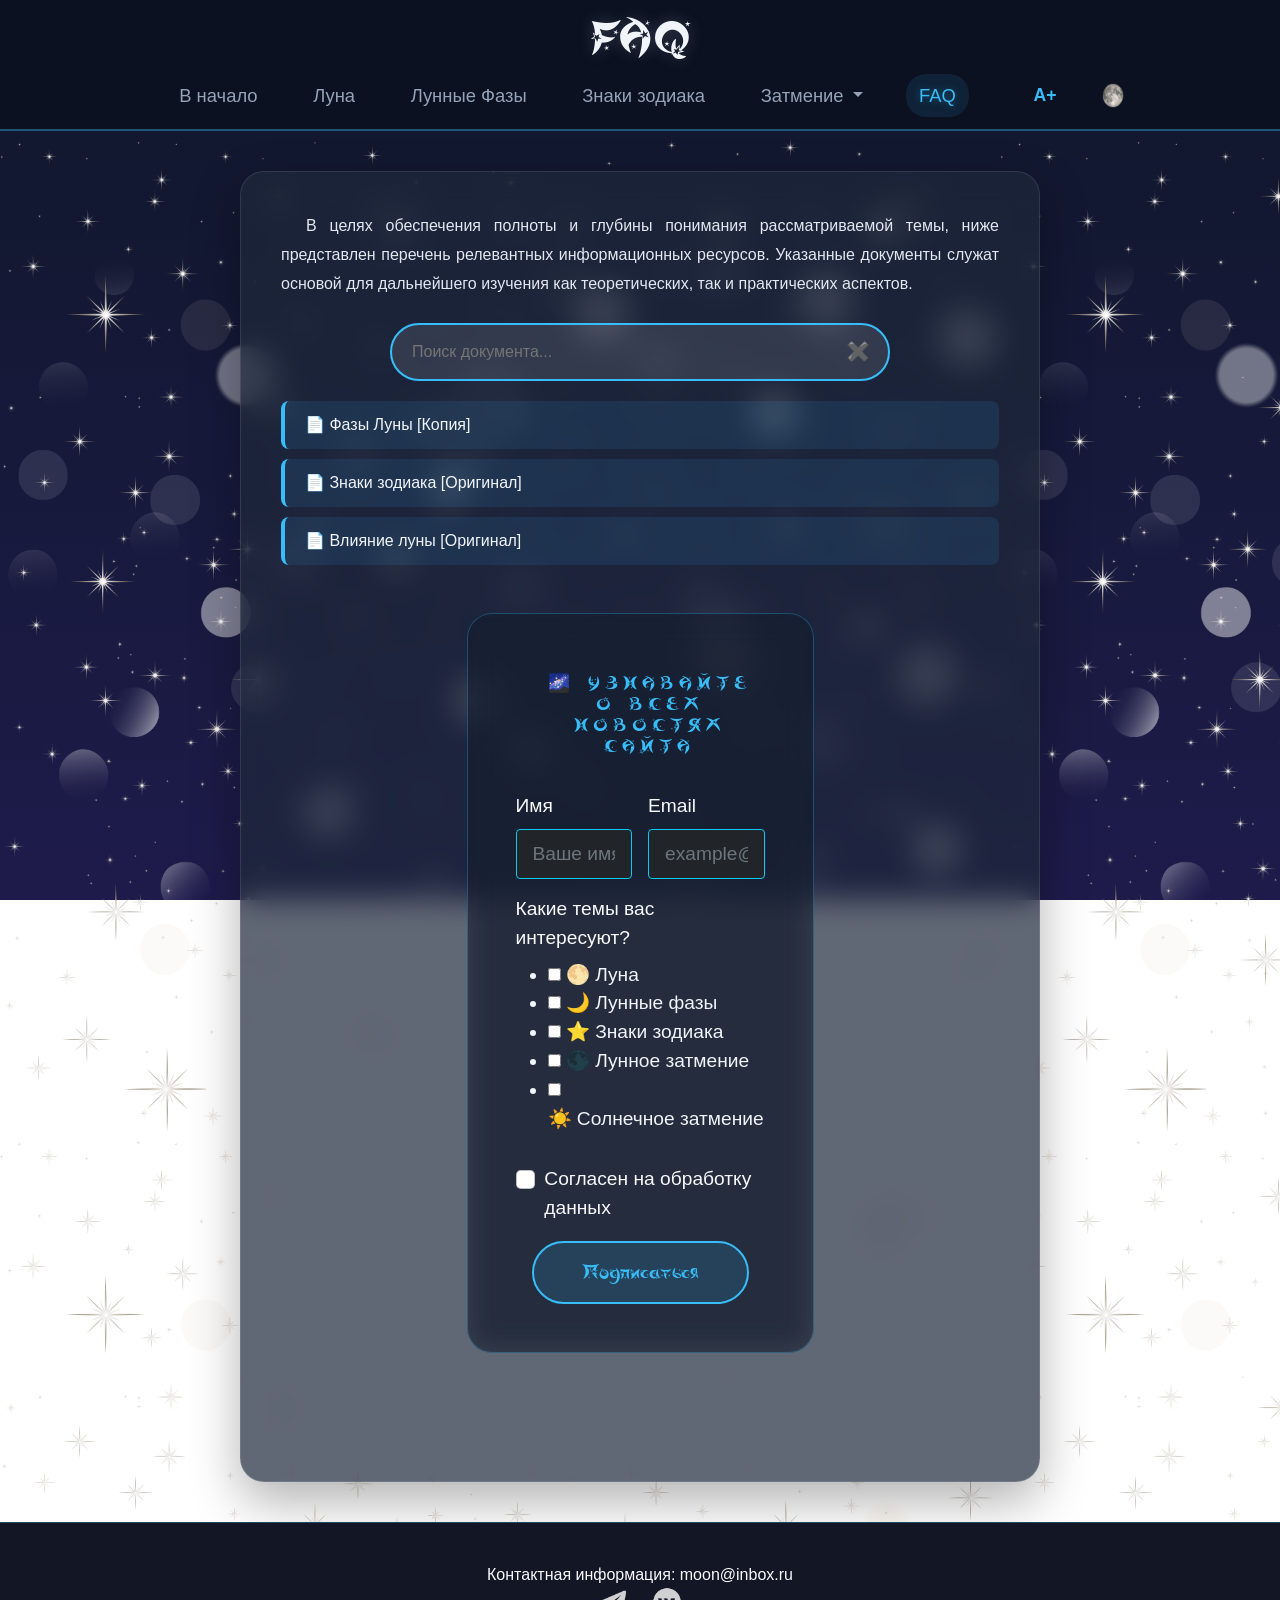
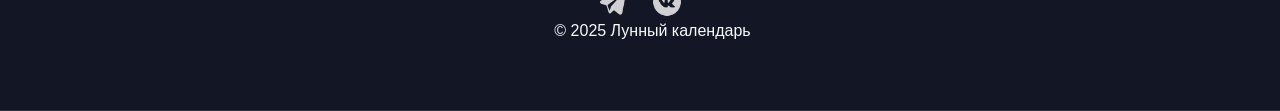
<file: pages/page6.html>
<!DOCTYPE html>
<html lang="ru">

<head>
    <meta charset="UTF-8" />
    <title>FAQ. Подробнее</title>
    <meta name="description" content="FAQ" />
    <meta name="keywords" content="документация, луна, лунные фазы" />
    <meta name="viewport"
        content="width=device-width, initial-scale=1.0, minimum-scale=0.5, maximum-scale=2.0 user-scalable=yes">
    <link rel="stylesheet" href="../bootstrap/css/bootstrap.min.css">
    <link rel="stylesheet" href="../css/style.css" />
    <link rel="stylesheet" href="../css/mobile.css" media="screen and (max-width: 600px) and (orientation: portrait)" />
    <link rel="stylesheet" href="../css/mobileLand.css"
        media="screen and (max-width: 1000px) and (orientation: landscape)" />
    <link rel="stylesheet" href="../css/tablet.css" media="screen and (min-width: 601px) and (max-width: 950px) " />
    <link rel="stylesheet" href="../css/laptop.css" media="screen and (min-width: 951px) and (max-width: 1400px)" />
    <link rel="stylesheet" href="../css/large.css" media="screen and (min-width: 1600px)" />
    <link rel="shortcut icon" href="favicon.ico" />
</head>

<body>
    <nav class="navbar navbar-expand-lg navbar-dark sticky-top">
        <div class="container">
            <h1>FAQ</h1>
            <button class="navbar-toggler" type="button" data-bs-toggle="collapse" data-bs-target="#navbarNav">
                <span class="navbar-toggler-icon"></span>
            </button>

            <div class="collapse navbar-collapse" id="navbarNav">
                <ul class="navbar-nav ms-auto align-items-center">
                    <li class="nav-item"><a class="nav-link" href="../index.html">В начало</a></li>
                    <li class="nav-item"><a class="nav-link" href="page1.html">Луна</a></li>
                    <li class="nav-item"><a class="nav-link" href="page2.html">Лунные Фазы</a></li>
                    <li class="nav-item"><a class="nav-link" href="page3.html">Знаки зодиака</a></li>
                    <li class="nav-item dropdown">
                        <a class="nav-link dropdown-toggle" href="#" id="eclipseDrop" role="button"
                            data-bs-toggle="dropdown">
                            Затмение
                        </a>
                        <ul class="dropdown-menu">
                            <li><a class="dropdown-item" href="page4.html">Лунное
                                    затмение</a></li>
                            <li><a class="dropdown-item" href="page5.html">Солнечное
                                    затмение</a></li>
                        </ul>
                    </li>

                    <li class="nav-item"><a class="nav-link active" href="page6.html">FAQ</a></li>

                    <div class="theme-controls">
                        <button id="font-toggle" class="theme-btn" onclick="toggleAccessibility()">
                            <span style="font-size: 1.1em; font-weight: bold; color: #38bdf8;">A+</span>
                        </button>
                        <button id="theme-toggle" class="theme-btn">
                            <img id="theme-icon" src="../media/полнолуние.png" alt="Тема" style="width:22px;">
                        </button>
                    </div>
                </ul>
            </div>
        </div>
    </nav>
    <div class="mainContainer column">
        <main>
            <p>
                В целях обеспечения полноты и глубины понимания рассматриваемой темы, ниже представлен перечень
                релевантных информационных ресурсов. Указанные документы служат основой для дальнейшего изучения как
                теоретических, так и практических аспектов.
            </p>
            <div class="search-wrapper">
                <div class="search-box">
                    <input type="text" id="docSearchInput" oninput="searchDocument()" placeholder="Поиск документа...">
                    <span class="search-icon" id="clearSearch" style="cursor: pointer;">✖️</span>
                </div>
            </div>
            <div id="doc-list-container">
            </div>
            <div class="row justify-content-center my-5">
                <div class="col-lg-6 col-md-8">
                    <div class="glass-element p-5">
                        <h3 class="text-center mb-4">🌌 Узнавайте о всех новостях сайта</h3>
                        <form id="subscribeForm" action="#" method="post" class="row g-3">
                            <div class="col-md-6">
                                <label for="name" class="form-label text-light">Имя</label>
                                <input type="text" class="form-control bg-dark bg-opacity-25 text-light border-info"
                                    id="name" placeholder="Ваше имя">
                            </div>
                            <div class="col-md-6">
                                <label for="email" class="form-label text-light">Email</label>
                                <input type="email" class="form-control bg-dark bg-opacity-25 text-light border-info"
                                    id="email" placeholder="example@mail.com" required>
                            </div>
                            <div class="col-12">
                                <label class="form-label text-light">Какие темы вас интересуют?</label>
                                <ul class="topics-list">
                                    <li>
                                        <input type="checkbox" id="topic1" name="topics" value="moon">
                                        <label for="topic1">🌕 Луна</label>
                                    </li>
                                    <li>
                                        <input type="checkbox" id="topic2" name="topics" value="phases">
                                        <label for="topic2">🌙 Лунные фазы</label>
                                    </li>
                                    <li>
                                        <input type="checkbox" id="topic3" name="topics" value="zodiac">
                                        <label for="topic3">⭐ Знаки зодиака</label>
                                    </li>
                                    <li>
                                        <input type="checkbox" id="topic4" name="topics" value="lunar_eclipse">
                                        <label for="topic4">🌑 Лунное затмение</label>
                                    </li>
                                    <li>
                                        <input type="checkbox" id="topic5" name="topics" value="solar_eclipse">
                                        <label for="topic5">☀️ Солнечное затмение</label>
                                    </li>
                                </ul>
                            </div>
                            <div class="col-12">
                                <div class="form-check">
                                    <input class="form-check-input" type="checkbox" id="agreement" required>
                                    <label class="form-check-label text-light" for="agreement">
                                        Согласен на обработку данных
                                    </label>
                                </div>
                            </div>
                            <div class="col-12 text-center">
                                <button type="submit" class="btn zodiac-btn px-5">Подписаться</button>
                            </div>
                        </form>
                    </div>
                </div>
            </div>

            <script>
                document.addEventListener('DOMContentLoaded', function () {
                    const form = document.getElementById('subscribeForm');
                    if (form) {
                        form.addEventListener('submit', function (e) {
                            e.preventDefault();
                            const agreement = document.getElementById('agreement');
                            const errorDiv = document.getElementById('agreementError');

                            if (!agreement.checked) {
                                errorDiv.style.display = 'block';
                                return;
                            } else {
                                errorDiv.style.display = 'none';
                            }
                            form.reset();
                            const alertDiv = document.createElement('div');
                            alertDiv.className = 'alert alert-success alert-dismissible fade show mt-4';
                            alertDiv.setAttribute('role', 'alert');
                            alertDiv.innerHTML = `<strong>Спасибо!</strong> Вы успешно подписались на новости сайта.
                    <button type="button" class="btn-close" data-bs-dismiss="alert" aria-label="Close"></button>`;
                            form.parentNode.insertBefore(alertDiv, form.nextSibling);
                            setTimeout(() => alertDiv.remove(), 5000);
                        });
                    }
                });
            </script>

        </main>
    </div>
    <footer id="footer">
        <div class="footer-text">
            Контактная информация: moon@inbox.ru
        </div>
        <div class="footer-text">
            <a href="https://t.me/sayonaraf"><img src="../media/tg.png" alt="Telegram"></a>
            <a href="https://vk.com/sayonaraf"><img src="../media/vk.png" alt="VK"></a>
        </div>
        <p class="footer-text">&copy; 2025 Лунный календарь</p>
    </footer>
    <script src="../js/main.js"></script>
    <script src="../bootstrap/js/bootstrap.bundle.min.js"></script>
    <script src="../js/theme.js"></script>
</body>


</html>
</file>
<file: css/style.css>
@font-face {
  font-family: 'Moonlight';
  src: url("../fonts/MoonlightRegular.ttf") format("truetype");
}

* {
  margin: 0;
  padding: 0;
  box-sizing: border-box;
}

/* текст */
h1 {
  color: #f1f5f9;
  font-family: 'Moonlight';
  font-size: 2.8em;
  text-shadow: 0 0 15px rgba(148, 163, 184, 0.3);
}

h2 {
  color: #ffffff;
  font-family: 'Moonlight';
  font-size: 2em;
  border-left: 4px solid #38bdf8;
  padding-left: 20px;
  margin: 30px 0 20px 0;
  line-height: normal;
  padding: 10px;
}

.zodiac-btn h2 {
  border: none;
  padding: 0;
  margin: 0;
  color: inherit;
}

h3 {
  color: #38bdf8;
  letter-spacing: 3px;
  text-transform: uppercase;
  font-size: 1.1em;
  font-family: 'Moonlight';
  line-height: 1.2;
  letter-spacing: 5px;
  padding: 11px;
  padding-left: 30px;
}

.zodiac-form h3 {
  color: #1e293b;
  margin-bottom: 20px;
  font-weight: 800;
}

h4 {
  color: rgb(72, 172, 230);
  font-size: 18px;
  font-family: 'Moonlight';
  margin-top: 25px;
  font-style: oblique;
}

.res-text h4 {
  color: rgb(72, 172, 230);
  font-size: 2.2em;
  font-family: 'Moonlight';
  margin-top: 25px;
  font-style: normal;
}

h5 {
  color: #51d9fc;
  font-size: 18px;
  text-align: justify;
  text-align-last: center;
  padding: 0.5em;
  font-family: Georgia, serif;
}

h6 {
  color: #bbc9e0;
  font-size: 18px;
  text-align: justify;
  text-align-last: center;
  padding: 0.5em;
  font-size: 1.2em;
  font-family: Georgia, serif;
}

h7 {
  color: #ffffff;
  font-family: 'Moonlight';
  font-size: 1.8em;
  padding-left: 20px;
  margin: 30px 0 20px 0;
  line-height: normal;
  padding: 10px;
}

.stronger {
  color: #001031;
  font-size: 20px;
  padding: 0.5em;
  font-size: 1.4em;
  font-family: Georgia, Impact, Haettenschweiler, 'Arial Narrow Bold', sans-serif;
}


p {
  color: #e2e8f0;
  line-height: 1.8;
  margin-bottom: 1.5em;
  text-indent: 25px;
  text-align: justify;
  font-weight: 450;
}

#font-toggle {
  color: #38bdf8;
  display: inline-flex;
  align-items: center;
  justify-content: center;
  text-decoration: none;
}

body.light-theme #font-toggle {
  color: #1d014b;
}

.footer-text {
  color: #f8fafc !important;
  font-weight: 500;
  text-align: center;
}

/* Компоненты страниц */
aside {
  line-height: 1.5;
  text-align: justify;
  color: #ffffff;
}

header,
footer,
.header,
.footer {
  background: rgba(15, 23, 42, 0.9);
  backdrop-filter: blur(10px);
  padding: 25px 0;
  text-align: center;
  border-bottom: 1px solid rgba(255, 255, 255, 0.1);
}

footer,
.footer {
  background: rgba(7, 10, 25, 0.95);
  padding: 40px 0;
  text-align: center;
  border-top: 1px solid rgba(56, 189, 248, 0.3);
}

.container,
.mainContainer {
  flex: 1 0 auto;
  display: flex;
  flex-direction: column;
  background-image: url(../media/фоновые.png);
  background-repeat: repeat;
  background-size: 1000px 1000px;
  animation: sailor 120s linear infinite;
  width: 100%;
  background-blend-mode: screen;
}

.rowColumns {
  flex-direction: row;
  justify-content: center;
  flex-wrap: nowrap;
  display: flex;
  flex: 1;
}

.column {
  display: flex;
  flex-direction: column;
  gap: 2em;
}

.sidebarLeft {
  justify-self: right;
  max-width: 40%;
  gap: 2em;
  justify-content: center;
}

.sidebarRight {
  justify-self: left;
  gap: 2em;
  justify-content: center;
}

#moonPhaseImg {
  display: block;
  width: 100%;
  max-width: 560px;
  height: auto;
  margin: 0 auto;
  object-fit: contain;
  max-height: 80vh;
}

.current-moon-block {
  text-align: center;
  margin: 20px 0;
}

html {
  height: 100%;
}

body {
  margin: 0;
  transition: zoom 0.3s ease;
  display: flex;
  flex-direction: column;
  min-height: 100vh;
  font-family: 'Inter', 'Segoe UI', Roboto, sans-serif;
  background: linear-gradient(to bottom, #0f172a 0%, #1e1b4b 100%);
  background-attachment: fixed;
  background-repeat: no-repeat;
  background-size: cover;
  color: #f1f5f9;
  transition: background 0.5s ease, color 0.5s ease;
}


@keyframes sailor {
  from {
    background-position: 0 0;
  }

  to {
    background-position: 0 1000px;
  }
}

nav a {
  margin: 0 20px;
  text-decoration: none;
  color: #94a3b8;
  font-weight: 500;
  font-size: 1em;
  transition: 0.3s;
}

nav a:hover {
  color: #f8fafc;
  text-shadow: 0 0 10px rgba(255, 255, 255, 0.5);
}

main {
  padding: 40px;
  max-width: 1000px;
  min-width: 600px;
  margin: 40px auto;
  background: rgba(30, 41, 59, 0.7);
  border: 1px solid rgba(255, 255, 255, 0.1);
  border-radius: 24px;
  box-shadow: 0 20px 50px rgba(0, 0, 0, 0.3);
  backdrop-filter: blur(15px);
}

.search-wrapper {
  margin: 20px 0;
  display: flex;
  justify-content: center;
}

.search-box {
  position: relative;
  width: 100%;
  max-width: 500px;
}

.search-box input {
  width: 100%;
  padding: 15px 45px 15px 20px;
  border-radius: 30px;
  border: 2px solid #38bdf8;
  background: rgba(255, 255, 255, 0.1);
  color: white;
  font-size: 1rem;
  outline: none;
}

.search-icon {
  position: absolute;
  right: 20px;
  top: 50%;
  transform: translateY(-50%);
  font-size: 1.2rem;
  pointer-events: auto;
  cursor: pointer;
  transition: 0.3s;
  user-select: none;
}

.search-icon:hover {
  color: #38bdf8;
  transform: translateY(-50%) scale(1.2);
}

/* Знаки зодиака */
.zodiac-form {
  background: rgba(198, 228, 252, 0.9);
  padding: 40px;
  border-radius: 24px;
  color: #0f172a;
  box-shadow: 0 25px 50px -12px rgba(0, 0, 0, 0.5);
}

.zodiac-form input {
  background: #f1f5f9;
  border: 2px solid #cbd5e1;
  padding: 12px 15px;
  border-radius: 12px;
  color: #0f172a;
  font-size: 1rem;
  transition: 0.3s;
}

.zodiac-form input:focus {
  border-color: #38bdf8;
  outline: none;
  background: #ffffff;
}

.zodiac-card {
  display: flex;
  align-items: center;
  background: rgba(198, 228, 252, 0.9);
  padding: 20px;
  border-radius: 15px;
  margin-top: 30px;
  border: 1px solid #1d014b;
  gap: 20px;
}

#resImg {
  width: 150px;
  height: 150px;
  object-fit: contain;
}

@media (max-width: 600px) {
  .zodiac-card {
    flex-direction: column;
    text-align: center;
  }
}

/* Кнопки */
.theme-btn {
  background: none;
  border: none;
  cursor: pointer;
  vertical-align: middle;
  margin-left: 15px;
  padding: 5px;
  transition: transform 0.3s;
}

.theme-btn:hover {
  transform: scale(1.2);
}

.theme-btn img {
  width: 25px;
  height: 25px;
}

.btn-container {
  display: flex;
  justify-content: center;
  margin: 30px 0;
}

.zodiac-btn {
  background: rgba(56, 189, 248, 0.15);
  border: 2px solid #38bdf8;
  color: #38bdf8;
  padding: 15px 30px;
  border-radius: 50px;
  font-family: 'Moonlight';
  transition: 0.4s;
}

.zodiac-btn:hover {
  background: #38bdf8;
  color: #0f172a;
  transform: scale(1.05);
}

.form-buttons {
  display: flex;
  gap: 15px;
  justify-content: center;
  margin-top: 20px;
}

.form-buttons button {
  padding: 12px 25px;
  border-radius: 8px;
  border: none;
  font-family: 'Moonlight';
  font-size: 1rem;
  cursor: pointer;
  transition: 0.3s;
}

.form-buttons button:first-child {
  background-color: #38bdf8;
  color: #0f172a;
}

.form-buttons button:last-child {
  background: #f3f3f3;
  color: #000000;
}

.form-buttons button:hover {
  transform: translateY(-2px);
  filter: brightness(1.2);
}

/* Список */

.phase-result-item {
  display: flex;
  align-items: center;
  justify-content: space-between;
  background: rgba(255, 255, 255, 0.05);
  margin: 10px 0;
  padding: 15px;
  border-radius: 12px;
  border: 1px solid rgba(56, 189, 248, 0.2);
}

.phase-result-info h3 {
  padding: 0;
  margin-bottom: 5px;
  letter-spacing: 1px;
}

.phase-result-dates {
  font-size: 1.1em;
  color: #f1f5f9;
}

.phase-result-img {
  width: 80px;
  height: 80px;
  object-fit: contain;
}

.styled-select {
  width: 100%;
  max-width: 400px;
  padding: 12px 20px;
  font-size: 1rem;
  font-style: italic;
  color: #38bdf8;
  background: rgba(30, 41, 59, 0.8);
  border: 2px solid #38bdf8;
  border-radius: 12px;
  cursor: pointer;
  appearance: none;
  background-image: url("data:image/svg+xml;charset=UTF-8,%3csvg xmlns='http://www.w3.org/2000/svg' viewBox='0 0 24 24' fill='none' stroke='%2338bdf8' stroke-width='2' stroke-linecap='round' stroke-linejoin='round'%3e%3cpolyline points='6 9 12 15 18 9'%3e%3c/polyline%3e%3c/svg%3e");
  background-repeat: no-repeat;
  background-position: right 15px center;
  background-size: 15px;
  transition: 0.3s;
  margin-bottom: 20px;
}

.styled-select:hover {
  box-shadow: 0 0 15px rgba(56, 189, 248, 0.4);
  background-color: rgba(30, 41, 59, 1);
}

body.light-theme .styled-select {
  background-color: #ffffff;
  color: #1d014b;
  border-color: #1d014b;
}

#doc-list-container {
  margin-top: 20px;
  width: 100%;
}

.doc-item.clickable {
  display: block;
  text-decoration: none;
  color: inherit;
  transition: all 0.3s ease;
  cursor: pointer;
  border-left: 4px solid #38bdf8;
  background: rgba(56, 189, 248, 0.1);
  padding: 12px 20px;
  margin-bottom: 10px;
  border-radius: 8px;
  font-family: sans-serif;
}

.doc-item.clickable:hover {
  background: rgba(56, 189, 248, 0.25);
  transform: translateX(10px);
  box-shadow: 0 4px 15px rgba(0, 0, 0, 0.2);
  color: #38bdf8;
}

body.light-theme .doc-item.clickable {
  background: #f1f5f9;
  color: #1d014b;
  border-left-color: #1d014b;
}

body.light-theme .doc-item.clickable:hover {
  background: #e2e8f0;
  color: #4102a5;
}

/* Лунный фазы*/
blockquote {
  font-style: italic;
  background: #f0f8ff;
  border-left: 5px solid #88aaff;
  margin-bottom: 20px;
  padding: 10px 20px;
}

article p {
  display: block;
  margin-bottom: 1.1em;
}

caption {
  caption-side: top;
  font-weight: bold;
  font-size: 2em;
  color: #ebebeb;
  margin-bottom: 10px;
  font-family: 'Moonlight';
}

.tableContainer {
  border-radius: 12px;
  overflow: hidden;
  border: 1px solid rgba(255, 255, 255, 0.1);
  overflow-x: scroll
}

th {
  background: #1e293b;
  color: #38bdf8;
  font-family: 'Moonlight';
  padding: 15px;
  border: 1px solid rgba(255, 255, 255, 0.1);
}

td {
  padding: 15px;
  border: 1px solid rgba(255, 255, 255, 0.05);
  color: #cbd5e1;
}

table {
  width: 100%;
  border-collapse: collapse;
  border: 1px solid rgba(15, 23, 42, 0.6);
}

colgroup col.name {
  background-color: #1b1b1b;
}

colgroup col.dur {
  background-color: #011738;
}

th[scope="col"] {
  background-color: #002153;
  text-align: center;
}


.g {
  max-height: 1.3em;
  width: 100%;
}

.footer-text a img {
  filter: brightness(0) invert(1);
  width: 30px;
  margin: 0 10px;
  transition: 0.3s;
  opacity: 0.8;
}

.footer-text a img:hover {
  transform: translateY(-5px);
  opacity: 1;
  filter: drop-shadow(0 0 8px #38bdf8) brightness(0) invert(1);
}

.social-icons img:hover {
  opacity: 1;
  filter: invert(1) brightness(1);
}

/* Цитата */
cite {
  display: block;
  background: rgba(15, 23, 42, 0.6);
  border-left: 5px solid #38bdf8;
  padding: 30px;
  margin: 30px 0;
  font-style: italic;
  color: #e2e8f0;
  border-radius: 12px;
  box-shadow: 10px 10px 30px rgba(0, 0, 0, 0.2);
  backdrop-filter: blur(10px);
  line-height: 1.6;
  font-size: 1.1em;
}

/* Светлая тема - адаптация новых элементов */
body.light-theme {
  background-attachment: fixed;
  background-repeat: no-repeat;
  background-size: cover;
  background: rgba(255, 255, 255);
  transition: background 0.5s ease, color 0.5s ease;
}

body.light-theme main {
  background: rgba(255, 255, 255, 0.85);
  border: 1px solid rgba(0, 0, 0, 0.1);
  box-shadow: 0 10px 30px rgba(0, 0, 0, 0.05);
}

body.light-theme .header,
body.light-theme header,
body.light-theme footer {
  background: rgba(235, 235, 235, 0.7);
  flex-shrink: 0;
  box-shadow: 0 4px 20px rgba(0, 0, 0, 0.05);
  border: none;
}

body.light-theme footer,
.footer {
  box-shadow: 0 4px 20px rgba(0, 0, 0, 0.08);
}

body.light-theme .search-box input {
  background: #fff;
  color: #000;
  border-color: #1d014b;
}

body.light-theme h1 {
  color: #1d014b;
  line-height: 1.4;
  text-shadow: 0 0 15px rgba(148, 163, 184, 0.3);
}

body.light-theme h2 {
  color: #000000;
  border-left-color: #08011d;
}

body.light-theme h7 {
  color: #000000;
  border-left-color: #08011d;
}

body.light-theme .zodiac-btn h2 {
  color: #02035a;
}

body.light-theme h3 {
  color: #1d014b;
}

body.light-theme h5 {
  color: #1d2b44;
  font-size: 18px;
  text-align: justify;
  text-align-last: center;
  padding: 0.5em;
  font-family: Georgia, serif;
}

body.light-theme p,
body.light-theme aside,
body.light-theme li,
body.light-theme h6,
body.light-theme caption,
body.light-theme .res-text p {
  color: #000000 !important;
  text-shadow: none;
}

body.light-theme cite {
  display: block;
  background-color: rgba(0, 0, 0, 0.05);
  margin: 20px 0;
  padding: 15px;
  border-top: 2px dotted #1d014b;
  border-radius: 10px;
  color: #07011a;
}

/* Список */
body.light-theme #phaseSelect {
  background: #fff;
  color: #1d014b;
  border-color: #1d014b;
}

body.light-theme .phase-result-item {
  background: #f8fafc;
  border-color: #cbd5e1;
}

body.light-theme .phase-result-dates {
  color: #000;
}

/* Таблица */
body.light-theme table {
  background: #ffffff;
  border: 1px solid #cbd5e1;
}

body.light-theme td {
  background: transparent;
  color: #000000;
  border: 1px solid #cbd5e1;
}

body.light-theme th {
  background: #f8fafc;
  color: #1d014b;
  border: 1px solid #cbd5e1;
}

body.light-theme col.name,
body.light-theme col.dur,
body.light-theme col.degphoto {
  background-color: transparent !important;
}

body.light-theme nav a {
  color: #000000;
}

body.light-theme nav a:hover {
  color: #4102a5;
}

body.light-theme .form-buttons button:first-child {
  background: #1d014b;
  color: #ffffff;
}

/* Кнопки */
body.light-theme .zodiac-btn {
  background: #ffffff;
  border: 2px solid #1d014b;
  color: #1d014b;
  box-shadow: 0 5px 15px rgba(29, 1, 75, 0.1);
}

body.light-theme .zodiac-btn:hover {
  background: #ced8fd;
  color: #1b1b1b;
}

body.light-theme .zodiac-form {
  background: #ffffff;
  border: 1px solid #1d014b;
  box-shadow: 0 20px 40px rgba(0, 0, 0, 0.2);
}

body.light-theme .zodiac-form input {
  border: 1px solid #000000;
  background: #ffffff;
}

body.light-theme .footer-text {
  color: #000000 !important;
}

body.light-theme .footer-text a img {
  filter: grayscale(1) brightness(0);
}

body.light-theme .container,
body.light-theme .mainContainer {
  opacity: 0.9;
}

body.light-theme .search-icon {
  color: #1d014b;
}

body.light-theme .g {
  max-height: 1.3em;
  width: 100%;
}

body.light-theme .navbar {
  background-color: #f8f9fa !important;
}

body.light-theme .navbar .nav-link {
  color: #1d014b !important;
}

body.light-theme .navbar .nav-link:hover,
body.light-theme .navbar .nav-link.active {
  color: #4102a5 !important;
}

body.light-theme .dropdown-menu {
  background-color: #ffffff;
  border-color: #1d014b;
}

body.light-theme .dropdown-item {
  color: #1d014b;
}

body.light-theme .dropdown-item:hover {
  background-color: #ced8fd;
  color: #1b1b1b;
}

body.light-theme .navbar-toggler-icon {
  filter: invert(1);
}

body.light-theme .theme-btn span {
  color: #1d014b;
}

body.light-theme .glass-element {
  background: rgba(255, 255, 255, 0.9) !important;
  border: 1px solid #ddd !important;
  box-shadow: 0 4px 15px rgba(0, 0, 0, 0.1) !important;
}

body.light-theme .accordion-button {
  color: #1d014b !important;
  background-color: transparent !important;
}

body.light-theme .accordion-button:not(.collapsed) {
  border-bottom: 1px solid #1d014b !important;
}

body.light-theme .accordion-button::after {
  filter: brightness(0.2);
}

body.light-theme .accordion-body,
body.light-theme .accordion-body p {
  color: #333 !important;
  background-color: transparent;
}

body.light-theme #resultsList li {
  background: #ffffff;
  border-left: 4px solid #1d014b;
  color: #000;
  box-shadow: 0 4px 10px rgba(0, 0, 0, 0.05);
  border-radius: 12px;
  padding: 15px 20px;
  margin-bottom: 15px;
  font-size: 1.1rem;
  list-style: none;
  transition: 0.3s;
}

body.light-theme #resultsList li:hover {
  transform: translateX(5px);
  box-shadow: 0 6px 15px rgba(0, 0, 0, 0.1);
  background: #f8f8ff;
}

body.light-theme .btn-hide {
  background: transparent;
  border: 2px solid #1d014b;
  color: #1d014b;
}

body.light-theme .btn-hide:hover {
  background: #1d014b;
  color: #fff;
}


/* bootstrap */
.navbar {
  background-color: #0b1120 !important;
  border-bottom: 2px solid rgba(56, 189, 248, 0.4);
  padding: 12px 0;
  z-index: 1000;
}

.nav-link {
  padding: 0.5rem 0.8rem !important; 
  color: #94a3b8 !important; 
  border-radius: 20px;
  font-weight: 500;
  margin: 0 10px;
  transition: 0.3s;
}

.nav-link:hover,
.nav-link.active {
  color: #38bdf8 !important; 
  background: rgba(56, 189, 248, 0.1);
  text-shadow: 0 0 8px rgba(56, 189, 248, 0.4);
}

.nav-item {
  margin: 0 5px;
}

.dropdown-menu {
  overflow: hidden;
  background: rgba(15, 23, 42, 0.95);
  backdrop-filter: blur(10px);
  border: 1px solid rgba(56, 189, 248, 0.3);
  border-radius: 15px;
  margin-top: 10px;
}

.dropdown-item {
  color: #94a3b8;
  padding: 10px 20px;
  transition: 0.3s;
  box-sizing: border-box;
}

.dropdown-item:hover {
  background: rgba(56, 189, 248, 0.1);
  color: #38bdf8;
}

.theme-controls {
  display: flex;
  align-items: center;
  gap: 10px;
  margin-left: 15px;
}

.theme-controls {
  display: flex;
  align-items: center;
  gap: 20px;
  margin-left: 30px;
}

/* Карусель (анимация затмения) */
.carousel-eclipse {
  max-width: 90%;
  margin: 0 auto;
}

.carousel-item img {
  width: 100%;
  height: auto;
  border-radius: 20px;
}

.progress {
  background-color: rgba(255, 255, 255, 0.1);
  height: 10px;
  border-radius: 10px;
}

.glass-element {
  background: rgba(15, 23, 42, 0.4) !important;
  backdrop-filter: blur(15px);
  border: 1px solid rgba(56, 189, 248, 0.3) !important;
  border-radius: 25px !important;
  padding: 15px;
  margin-bottom: 40px;
}

.accordion-item {
  background: transparent !important;
  border: none !important;
}

.accordion-button {
  background: transparent !important;
  color: #38bdf8 !important;
  font-family: 'Moonlight', sans-serif;
  font-size: 1.8rem !important;
  border: none !important;
  box-shadow: none !important;
  padding: 20px !important;
}

.accordion-button:not(.collapsed) {
  border-bottom: 1px solid rgba(56, 189, 248, 0.3) !important;
  margin-bottom: 15px;
}

.accordion-button::after {
  filter: invert(72%) sepia(95%) saturate(321%) hue-rotate(175deg);
}

.accordion-body {
  color: #001b3f !important;
  padding: 10px 20px 30px !important;
}

.btn-hide {
  background: transparent;
  border: 2px solid rgba(56, 189, 248, 0.5);
  color: #38bdf8;
  border-radius: 50px;
  padding: 10px 30px;
  font-family: 'Moonlight';
  text-transform: uppercase;
  letter-spacing: 1px;
  transition: 0.3s;
  display: inline-block;
  margin-top: 15px;
}

.btn-hide:hover {
  background: rgba(56, 189, 248, 0.2);
  border-color: #38bdf8;
  color: #fff;
  transform: translateY(-2px);
}

#resultsList li {
  list-style: none;
  padding: 15px;
  margin-bottom: 10px;
  background: rgba(255, 255, 255, 0.05);
  border-radius: 12px;
  font-size: 1.2rem;
  border-left: 4px solid #38bdf8;
}

.custom-eclipse-accordion {
  margin-top: -20px !important;
  padding: 5px 15px !important;
}

.custom-eclipse-accordion h7 {
  margin: 0 !important;
  padding: 0 !important;
  display: block;
}

.navbar .container {
  background-image: none !important;
  animation: none;
}

body.light-theme .form-label,
body.light-theme .form-check-label {
  color: #1d014b !important;
}

body.light-theme .form-control,
body.light-theme .form-select {
  background: #fff !important;
  color: #000 !important;
  border-color: #1d014b !important;
}

body.light-theme .form-check-input {
  background: #fff;
  border-color: #1d014b;
}

/* Стили для списка видов затмений */
.eclipse-types-list {
    list-style-type: none;
    padding-left: 0;
    margin: 1.5rem 0;
}

.eclipse-types-list li {
    position: relative;
    padding-left: 2rem;
    margin-bottom: 1rem;
    line-height: 1.6;
    color: #e2e8f0;
    font-weight: 450;
    text-align: justify;
}

.eclipse-types-list li::before {
    content: "◼";
    position: absolute;
    left: 0;
    top: 0;
    color: #38bdf8;
    font-size: 1.0rem;
    line-height: 1.6;
}

/* Светлая тема */
body.light-theme .eclipse-types-list li {
    color: #1d014b;
}

body.light-theme .eclipse-types-list li::before {
    color: #1d014b;
}

.glass-element form {
    font-size: 1.2rem;
}

.glass-element form .form-label,
.glass-element form .form-check-label,
.glass-element form .topics-list label,
.glass-element form input,
.glass-element form select,
.glass-element form button {
    font-size: 1.2rem;
}

.glass-element form .form-control,
.glass-element form .form-select {
    font-size: 1.2rem;
    padding: 0.6rem 1rem; /* чуть увеличим поля для комфорта */
}

/* Сообщение об ошибке (оставляем меньший шрифт для заметки) */
#agreementError {
    font-size: 1rem;
}

/* Адаптация для светлой темы, если нужно */
body.light-theme .glass-element form .form-control,
body.light-theme .glass-element form .form-select {
    background-color: #fff;
    color: #000;
    border-color: #1d014b;
}
</file>
<file: css/mobile.css>
h1 {
    font-size: 1.9em;
}

h2 {
    font-size: 1.3em;
}

.res-text h4 {
    font-size: 1.2em;
}

h3 {
    font-size: 1em;
    padding-left: 2px;
}

h6 {
    font-size: 12px;
}

ul {
    font-size: 0.77em;
}

p {
    font-size: 0.8em;
}

.styled-doc-list {
    padding: 10px;
    font-size: 0.9em;
}

cite {
    padding: 20px;
    margin: 20px 0;
    font-size: 0.7em;
}

nav a {
    font-size: 0.8em;
    margin: 0 3px;
}

.stronger {
    padding: 0.5em;
    font-size: 0.8em;
}

.footer-text {
    font-size: 11px;
}

.rowColumns {
    flex-direction: column;
    flex-wrap: wrap;
    justify-content: center;
    align-items: stretch;
    display: flex;
}

.sidebarLeft,
.sidebarRight {
    width: 100%;
    max-width: 100%;
    min-width: auto;
    justify-content: center;
}

.sidebarLeft img.g {
    display: none !important;
}

.current-moon-block img {
    width: 100%;
    height: auto;
    max-width: 100%;
    display: block;
    margin: 0 auto;
}

main {
    margin: 20px;
    padding: 25px; 
    min-width: 90px;
}

#moonPhaseImg {
    width: auto;
    max-width: 100% !important;
    max-height: 70vh;
    height: auto;
}

.accessibility-mode {
    zoom: 1 !important;
}

.doc-item.clickable:hover {
    transform: translateX(2px);
}

body.accessibility-active {
    zoom: 1 !important;
}

body.accessibility-active main {
    padding: 15px;
    margin: 10px;
}

body.accessibility-active nav a {
    display: inline-block;
    margin-bottom: 10px;
}
</file>
<file: css/mobileLand.css>
h1 {font-size: 2.1em;}

h6 {font-size: 15px;}

p {font-size: 1em;}

cite {
  padding: 20px;
  margin: 20px 0;
  font-size: 0.9em;
}
.res-text h4 {
    font-size: 1.2em;
}
.stronger {
    padding: 0.5em;
    font-size: 1em;
}
main {margin: 20px;}

nav a { font-size: 0.8em; margin: 0 10px;}
</file>
<file: css/tablet.css>
h1 { font-size: 2em; }
.res-text h4 {
    font-size: 1.6em;
}
h6 { font-size: 15px;}
.stronger {
    padding: 0.5em;
    font-size: 1em;
}
nav a { margin: 0 10px; font-size: 1.1em; }
main {
  margin: 25px;
  padding: 35px;
  max-width: 600px;
  min-width: 30px;
}
</file>
<file: css/laptop.css>
nav a {
  margin: 0 0.3em;
  text-decoration: none;
  font-weight: bold;
	font-size: 1.15em;
}
nav a:hover {
  color: rgb(16, 0, 41);
}
#textFooter {
  line-height: 1.6;
  text-indent: 15px;
  text-align: center;
}
.g {
	max-height: 1.5em;
	width: 100%;
}
.tableContainer {
	overflow: auto;
	max-width: 100%;
}
main {
  max-width: 800px;
  min-width: 450px;
}
</file>
<file: css/large.css>
main {max-width: 1300px; padding: 60px;  min-width: 800px;}
h1 { font-size: 3.0em; }
h2 { font-size: 2.5em; padding-left: 25px; }
h3 { font-size: 25px; letter-spacing: 2.3px; }
h4,h5 { font-size: 23px;}
h6{ font-size: 1.3em;}
p{font-size: 1.2em;}
th,
td {
  padding: 20px;
  font-size: 1.2em;
}
.g {
  max-height: 2.0em;
  width: 100%;
}
nav a {
  font-size: 1.2em;
}

#moonPhaseImg {
  display: block;
  width: 100%;
  max-width: 560px;  
  height: auto; 
  margin: 0 auto;
  object-fit: contain;
  max-height: 80vh; 
}
</file>
